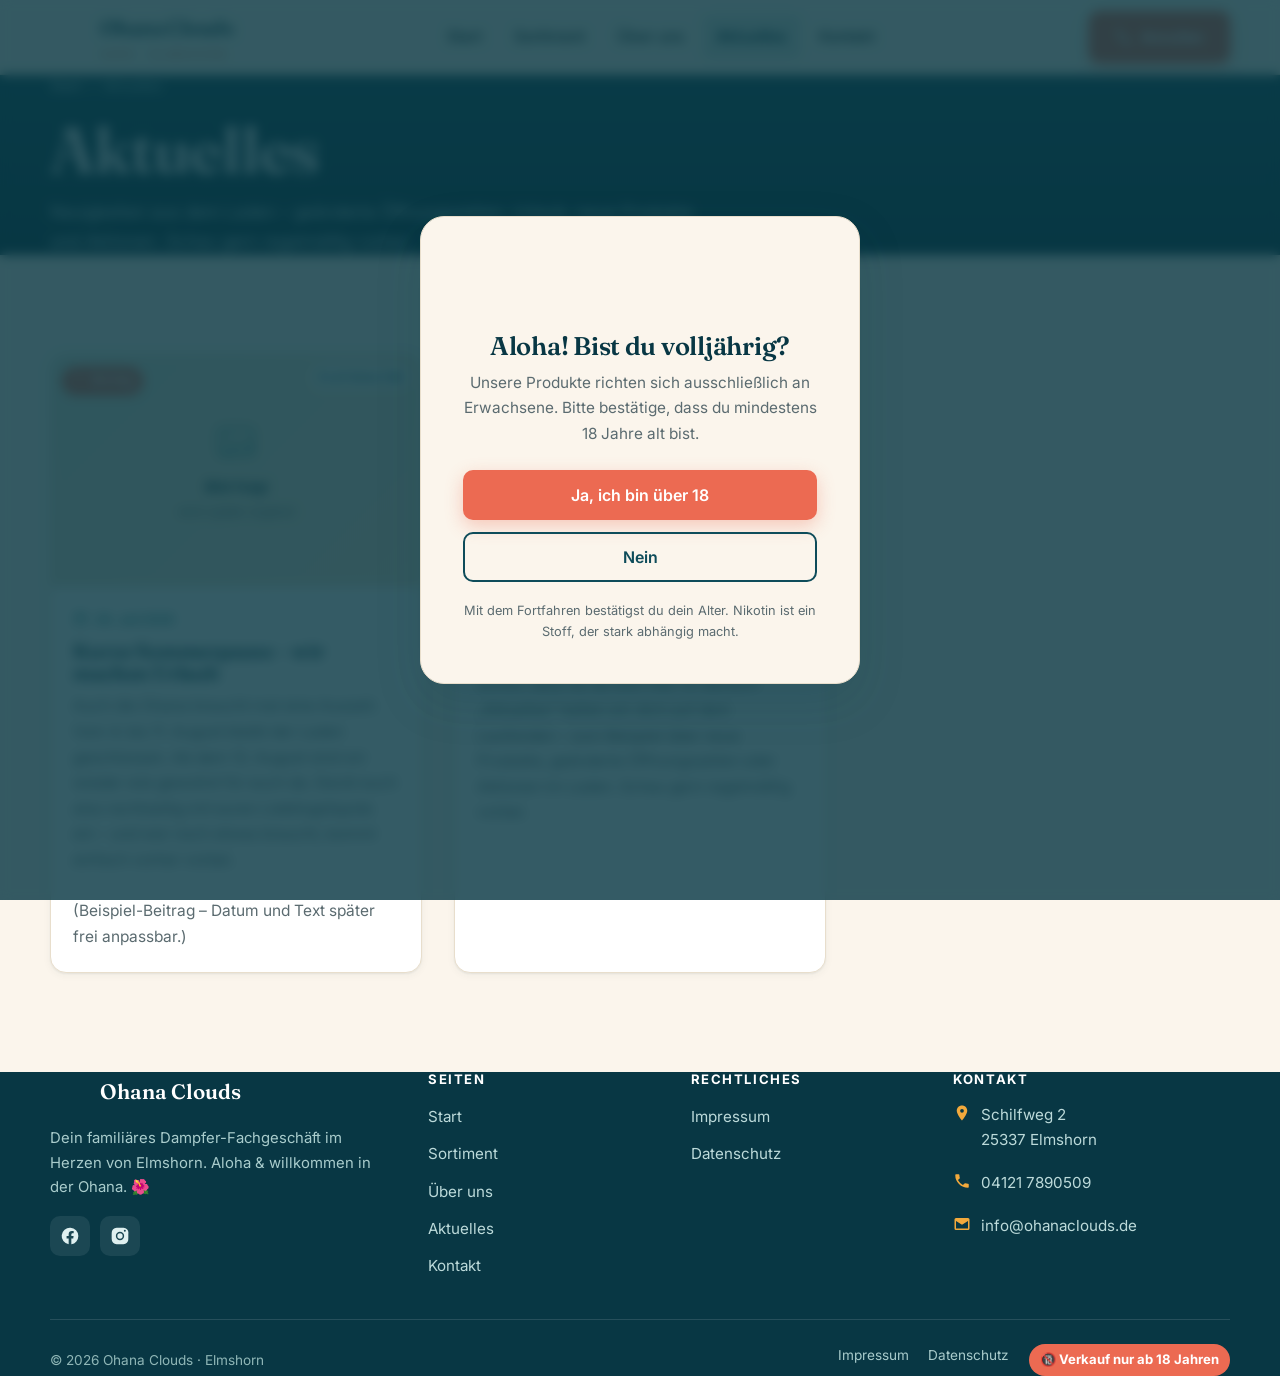
<file: aktuelles.html>
<!DOCTYPE html>
<html lang="de">
<head>
<meta charset="UTF-8">
<meta name="viewport" content="width=device-width, initial-scale=1">
<title>Aktuelles – Neuigkeiten von Ohana Clouds Elmshorn</title>
<meta name="description" content="Aktuelle Neuigkeiten von Ohana Clouds in Elmshorn: geänderte Öffnungszeiten, Urlaub, neue Produkte und Aktionen im Laden.">
<meta name="theme-color" content="#0E4C5A">
<link rel="canonical" href="https://ohanaclouds.de/aktuelles.html">
<meta property="og:type" content="website">
<meta property="og:title" content="Aktuelles – Ohana Clouds">
<meta property="og:description" content="Neuigkeiten aus dem Laden: Öffnungszeiten, Urlaub, neue Produkte und Aktionen.">
<meta property="og:url" content="https://ohanaclouds.de/aktuelles.html">
<meta property="og:image" content="assets/img/og-image.svg">
<meta name="twitter:card" content="summary_large_image">
<link rel="icon" href="assets/img/favicon.svg" type="image/svg+xml">
<link rel="preconnect" href="https://fonts.googleapis.com">
<link rel="preconnect" href="https://fonts.gstatic.com" crossorigin>
<link href="https://fonts.googleapis.com/css2?family=Fraunces:ital,opsz,wght@0,9..144,500;0,9..144,600;1,9..144,600&family=Inter:wght@400;500;600;700&display=swap" rel="stylesheet">
<link rel="stylesheet" href="assets/css/styles.css">
</head>
<body>
<a class="skip-link" href="#main">Zum Inhalt springen</a>

<div class="age-gate" id="ageGate" hidden aria-modal="true" role="dialog" aria-labelledby="ageTitle">
  <div class="age-box">
    <img src="assets/img/logo.svg" alt="" aria-hidden="true">
    <h2 id="ageTitle">Aloha! Bist du volljährig?</h2>
    <div class="age-confirm">
      <p>Unsere Produkte richten sich ausschließlich an Erwachsene. Bitte bestätige, dass du mindestens 18&nbsp;Jahre alt bist.</p>
      <div class="btns">
        <button class="btn btn--primary btn--block" id="ageYes">Ja, ich bin über 18</button>
        <button class="btn btn--ghost btn--block" id="ageNo">Nein</button>
      </div>
      <p class="small">Mit dem Fortfahren bestätigst du dein Alter. Nikotin ist ein Stoff, der stark abhängig macht.</p>
    </div>
    <div class="age-deny" id="ageDeny"><p>Schade – diese Seite ist erst ab 18&nbsp;Jahren zugänglich. Schau gern wieder vorbei, wenn du volljährig bist. 🌺</p></div>
  </div>
</div>

<header class="site-header">
  <div class="container nav">
    <a class="brand" href="index.html" aria-label="Ohana Clouds Startseite"><img src="assets/img/logo.svg" alt=""><span>Ohana Clouds<small>Vape · Elmshorn</small></span></a>
    <nav class="nav-links" id="navLinks" aria-label="Hauptnavigation">
      <a href="index.html">Start</a>
      <a href="sortiment.html">Sortiment</a>
      <a href="ueber-uns.html">Über uns</a>
      <a href="aktuelles.html" aria-current="page">Aktuelles</a>
      <a href="kontakt.html">Kontakt</a>
    </nav>
    <div class="nav-actions">
      <div class="nav-cta"><a class="btn btn--primary" href="tel:+4941217890509"><svg viewBox="0 0 24 24" fill="currentColor"><path d="M6.6 10.8a15.5 15.5 0 006.6 6.6l2.2-2.2a1 1 0 011-.24 11.4 11.4 0 003.6.57 1 1 0 011 1V20a1 1 0 01-1 1A17 17 0 013 4a1 1 0 011-1h3.5a1 1 0 011 1 11.4 11.4 0 00.57 3.6 1 1 0 01-.25 1l-2.2 2.2z"/></svg> Anrufen</a></div>
      <button class="nav-toggle" id="navToggle" aria-expanded="false" aria-controls="navLinks" aria-label="Menü öffnen"><span></span></button>
    </div>
  </div>
</header>

<main id="main">
<section class="page-hero">
  <div class="container">
    <p class="crumbs"><a href="index.html">Start</a> &nbsp;/&nbsp; Aktuelles</p>
    <h1>Aktuelles</h1>
    <p>Neuigkeiten aus dem Laden – geänderte Öffnungszeiten, Urlaub, neue Produkte und Aktionen. Schau gern regelmäßig vorbei.</p>
  </div>
</section>

<section class="section">
  <div class="container">
    <div class="grid news-grid" id="newsList">
      <p class="news-empty">Neuigkeiten werden geladen …</p>
    </div>
  </div>
</section>
</main>

<footer class="site-footer">
  <div class="container">
    <div class="footer-grid">
      <div>
        <span class="footer-brand"><img src="assets/img/logo.svg" alt="">Ohana Clouds</span>
        <p>Dein familiäres Dampfer-Fachgeschäft im Herzen von Elmshorn. Aloha &amp; willkommen in der Ohana. 🌺</p>
        <div class="social">
          <a href="https://www.facebook.com/ohanaclouds" target="_blank" rel="noopener" aria-label="Ohana Clouds auf Facebook"><svg viewBox="0 0 24 24" fill="currentColor"><path d="M22 12a10 10 0 10-11.6 9.9v-7H7.9V12h2.5V9.8c0-2.5 1.5-3.9 3.8-3.9 1.1 0 2.2.2 2.2.2v2.5h-1.2c-1.2 0-1.6.75-1.6 1.5V12h2.7l-.4 2.9h-2.3v7A10 10 0 0022 12z"/></svg></a>
          <a href="https://www.instagram.com/ohanaclouds" target="_blank" rel="noopener" aria-label="Ohana Clouds auf Instagram"><svg viewBox="0 0 24 24" fill="currentColor"><path d="M12 2c2.7 0 3 0 4.1.06 1.1.05 1.8.24 2.5.5.7.27 1.2.63 1.8 1.2.57.57.93 1.1 1.2 1.8.26.66.45 1.4.5 2.5C22 9.2 22 9.5 22 12s0 2.8-.06 3.9c-.05 1.1-.24 1.8-.5 2.5a5 5 0 01-1.2 1.8 5 5 0 01-1.8 1.2c-.66.26-1.4.45-2.5.5C14.8 22 14.5 22 12 22s-2.8 0-3.9-.06c-1.1-.05-1.8-.24-2.5-.5a5 5 0 01-1.8-1.2 5 5 0 01-1.2-1.8c-.26-.66-.45-1.4-.5-2.5C2 14.8 2 14.5 2 12s0-2.8.06-3.9c.05-1.1.24-1.8.5-2.5a5 5 0 011.2-1.8A5 5 0 015.6 2.6c.66-.26 1.4-.45 2.5-.5C9.2 2 9.5 2 12 2zm0 5a5 5 0 100 10 5 5 0 000-10zm0 8.2A3.2 3.2 0 1112 8.8a3.2 3.2 0 010 6.4zM17.8 7a1.2 1.2 0 100-2.4 1.2 1.2 0 000 2.4z"/></svg></a>
        </div>
      </div>
      <div class="footer-col"><h4>Seiten</h4><ul><li><a href="index.html">Start</a></li><li><a href="sortiment.html">Sortiment</a></li><li><a href="ueber-uns.html">Über uns</a></li><li><a href="aktuelles.html">Aktuelles</a></li><li><a href="kontakt.html">Kontakt</a></li></ul></div>
      <div class="footer-col"><h4>Rechtliches</h4><ul><li><a href="impressum.html">Impressum</a></li><li><a href="datenschutz.html">Datenschutz</a></li></ul></div>
      <div class="footer-col"><h4>Kontakt</h4>
        <ul class="footer-contact">
          <li><svg viewBox="0 0 24 24" fill="currentColor"><path d="M12 2C8 2 5 5 5 9c0 5 7 13 7 13s7-8 7-13c0-4-3-7-7-7zm0 9.5A2.5 2.5 0 1112 6.5a2.5 2.5 0 010 5z"/></svg><span>Schilfweg 2<br>25337 Elmshorn</span></li>
          <li><svg viewBox="0 0 24 24" fill="currentColor"><path d="M6.6 10.8a15.5 15.5 0 006.6 6.6l2.2-2.2a1 1 0 011-.24 11.4 11.4 0 003.6.57 1 1 0 011 1V20a1 1 0 01-1 1A17 17 0 013 4a1 1 0 011-1h3.5a1 1 0 011 1 11.4 11.4 0 00.57 3.6 1 1 0 01-.25 1l-2.2 2.2z"/></svg><a href="tel:+4941217890509">04121 7890509</a></li>
          <li><svg viewBox="0 0 24 24" fill="currentColor"><path d="M4 4h16a2 2 0 012 2v12a2 2 0 01-2 2H4a2 2 0 01-2-2V6a2 2 0 012-2zm0 4v10h16V8l-8 5-8-5z"/></svg><a href="mailto:info@ohanaclouds.de">info@ohanaclouds.de</a></li>
        </ul>
      </div>
    </div>
    <div class="footer-bottom">
      <p>© <span id="year">2026</span> Ohana Clouds · Elmshorn</p>
      <nav aria-label="Rechtliche Links"><a href="impressum.html">Impressum</a><a href="datenschutz.html">Datenschutz</a><span class="age-note">🔞 Verkauf nur ab 18 Jahren</span></nav>
    </div>
  </div>
</footer>
<script src="assets/js/main.js" defer></script>
</body>
</html>
</file>
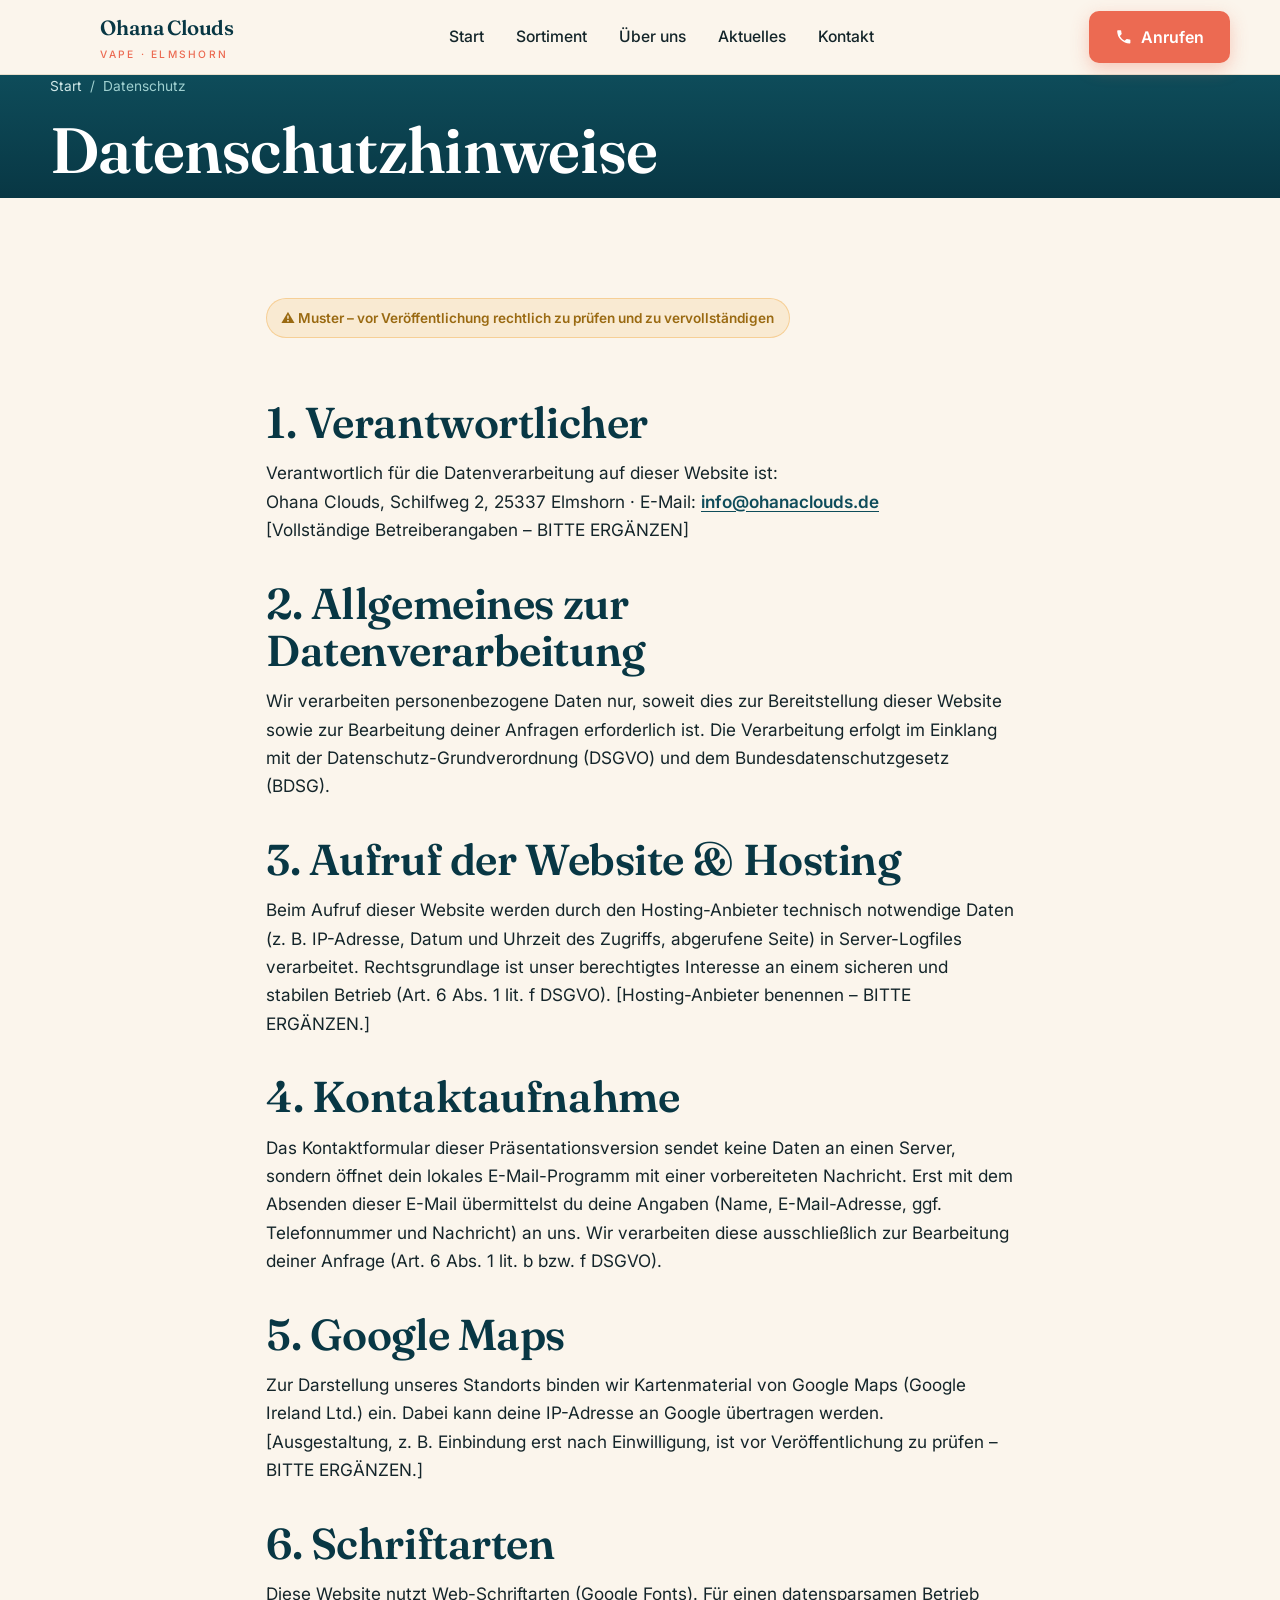
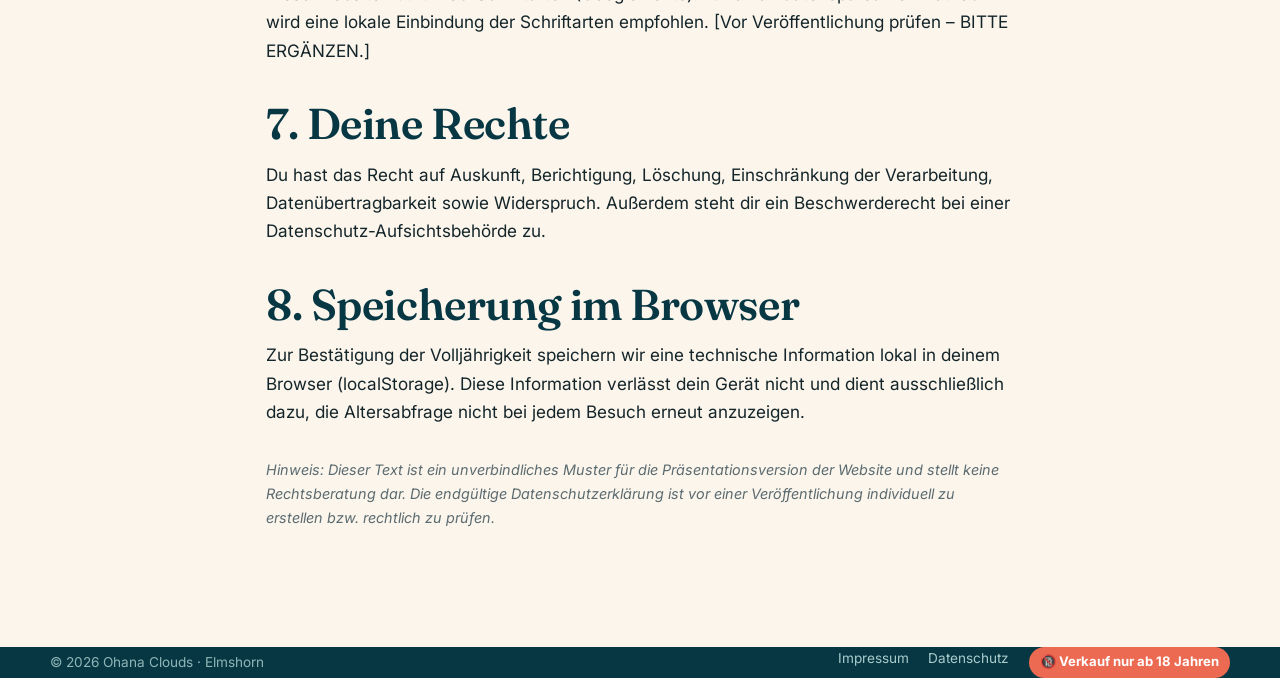
<file: datenschutz.html>
<!DOCTYPE html>
<html lang="de">
<head>
<meta charset="UTF-8">
<meta name="viewport" content="width=device-width, initial-scale=1">
<title>Datenschutz – Ohana Clouds Elmshorn</title>
<meta name="description" content="Datenschutzhinweise von Ohana Clouds, Elmshorn.">
<meta name="robots" content="index, follow">
<meta name="theme-color" content="#0E4C5A">
<link rel="canonical" href="https://ohanaclouds.de/datenschutz.html">
<link rel="icon" href="assets/img/favicon.svg" type="image/svg+xml">
<link rel="preconnect" href="https://fonts.googleapis.com">
<link rel="preconnect" href="https://fonts.gstatic.com" crossorigin>
<link href="https://fonts.googleapis.com/css2?family=Fraunces:ital,opsz,wght@0,9..144,500;0,9..144,600;1,9..144,600&family=Inter:wght@400;500;600;700&display=swap" rel="stylesheet">
<link rel="stylesheet" href="assets/css/styles.css">
</head>
<body>
<a class="skip-link" href="#main">Zum Inhalt springen</a>

<header class="site-header">
  <div class="container nav">
    <a class="brand" href="index.html" aria-label="Ohana Clouds Startseite"><img src="assets/img/logo.svg" alt=""><span>Ohana Clouds<small>Vape · Elmshorn</small></span></a>
    <nav class="nav-links" id="navLinks" aria-label="Hauptnavigation">
      <a href="index.html">Start</a><a href="sortiment.html">Sortiment</a><a href="ueber-uns.html">Über uns</a><a href="aktuelles.html">Aktuelles</a><a href="kontakt.html">Kontakt</a>
    </nav>
    <div class="nav-actions">
      <div class="nav-cta"><a class="btn btn--primary" href="tel:+4941217890509"><svg viewBox="0 0 24 24" fill="currentColor"><path d="M6.6 10.8a15.5 15.5 0 006.6 6.6l2.2-2.2a1 1 0 011-.24 11.4 11.4 0 003.6.57 1 1 0 011 1V20a1 1 0 01-1 1A17 17 0 013 4a1 1 0 011-1h3.5a1 1 0 011 1 11.4 11.4 0 00.57 3.6 1 1 0 01-.25 1l-2.2 2.2z"/></svg> Anrufen</a></div>
      <button class="nav-toggle" id="navToggle" aria-expanded="false" aria-controls="navLinks" aria-label="Menü öffnen"><span></span></button>
    </div>
  </div>
</header>

<main id="main">
<section class="page-hero">
  <div class="container">
    <p class="crumbs"><a href="index.html">Start</a> &nbsp;/&nbsp; Datenschutz</p>
    <h1>Datenschutzhinweise</h1>
  </div>
</section>

<section class="section">
  <div class="container prose">
    <div class="form-note" style="color:#9a6a12;background:rgba(242,169,60,.14);border:1px solid rgba(242,169,60,.4);display:inline-flex;align-items:center;gap:.5rem;padding:.5rem .9rem;border-radius:999px;font-weight:600;font-size:.85rem;margin-bottom:1.6rem">⚠️ Muster – vor Veröffentlichung rechtlich zu prüfen und zu vervollständigen</div>

    <h2>1. Verantwortlicher</h2>
    <p>Verantwortlich für die Datenverarbeitung auf dieser Website ist:<br>
    Ohana Clouds, Schilfweg 2, 25337 Elmshorn · E-Mail: <a href="mailto:info@ohanaclouds.de">info@ohanaclouds.de</a><br>
    [Vollständige Betreiberangaben – BITTE ERGÄNZEN]</p>

    <h2>2. Allgemeines zur Datenverarbeitung</h2>
    <p>Wir verarbeiten personenbezogene Daten nur, soweit dies zur Bereitstellung dieser Website sowie zur Bearbeitung deiner Anfragen erforderlich ist. Die Verarbeitung erfolgt im Einklang mit der Datenschutz-Grundverordnung (DSGVO) und dem Bundesdatenschutzgesetz (BDSG).</p>

    <h2>3. Aufruf der Website &amp; Hosting</h2>
    <p>Beim Aufruf dieser Website werden durch den Hosting-Anbieter technisch notwendige Daten (z. B. IP-Adresse, Datum und Uhrzeit des Zugriffs, abgerufene Seite) in Server-Logfiles verarbeitet. Rechtsgrundlage ist unser berechtigtes Interesse an einem sicheren und stabilen Betrieb (Art. 6 Abs. 1 lit. f DSGVO). [Hosting-Anbieter benennen – BITTE ERGÄNZEN.]</p>

    <h2>4. Kontaktaufnahme</h2>
    <p>Das Kontaktformular dieser Präsentationsversion sendet keine Daten an einen Server, sondern öffnet dein lokales E-Mail-Programm mit einer vorbereiteten Nachricht. Erst mit dem Absenden dieser E-Mail übermittelst du deine Angaben (Name, E-Mail-Adresse, ggf. Telefonnummer und Nachricht) an uns. Wir verarbeiten diese ausschließlich zur Bearbeitung deiner Anfrage (Art. 6 Abs. 1 lit. b bzw. f DSGVO).</p>

    <h2>5. Google Maps</h2>
    <p>Zur Darstellung unseres Standorts binden wir Kartenmaterial von Google Maps (Google Ireland Ltd.) ein. Dabei kann deine IP-Adresse an Google übertragen werden. [Ausgestaltung, z. B. Einbindung erst nach Einwilligung, ist vor Veröffentlichung zu prüfen – BITTE ERGÄNZEN.]</p>

    <h2>6. Schriftarten</h2>
    <p>Diese Website nutzt Web-Schriftarten (Google Fonts). Für einen datensparsamen Betrieb wird eine lokale Einbindung der Schriftarten empfohlen. [Vor Veröffentlichung prüfen – BITTE ERGÄNZEN.]</p>

    <h2>7. Deine Rechte</h2>
    <p>Du hast das Recht auf Auskunft, Berichtigung, Löschung, Einschränkung der Verarbeitung, Datenübertragbarkeit sowie Widerspruch. Außerdem steht dir ein Beschwerderecht bei einer Datenschutz-Aufsichtsbehörde zu.</p>

    <h2>8. Speicherung im Browser</h2>
    <p>Zur Bestätigung der Volljährigkeit speichern wir eine technische Information lokal in deinem Browser (localStorage). Diese Information verlässt dein Gerät nicht und dient ausschließlich dazu, die Altersabfrage nicht bei jedem Besuch erneut anzuzeigen.</p>

    <p style="margin-top:2rem;color:var(--muted);font-size:.9rem"><em>Hinweis: Dieser Text ist ein unverbindliches Muster für die Präsentationsversion der Website und stellt keine Rechtsberatung dar. Die endgültige Datenschutzerklärung ist vor einer Veröffentlichung individuell zu erstellen bzw. rechtlich zu prüfen.</em></p>
  </div>
</section>
</main>

<footer class="site-footer">
  <div class="container">
    <div class="footer-bottom" style="border:0;margin:0;padding-top:0">
      <p>© <span id="year">2026</span> Ohana Clouds · Elmshorn</p>
      <nav aria-label="Rechtliche Links"><a href="impressum.html">Impressum</a><a href="datenschutz.html">Datenschutz</a><span class="age-note">🔞 Verkauf nur ab 18 Jahren</span></nav>
    </div>
  </div>
</footer>
<script src="assets/js/main.js" defer></script>
</body>
</html>
</file>
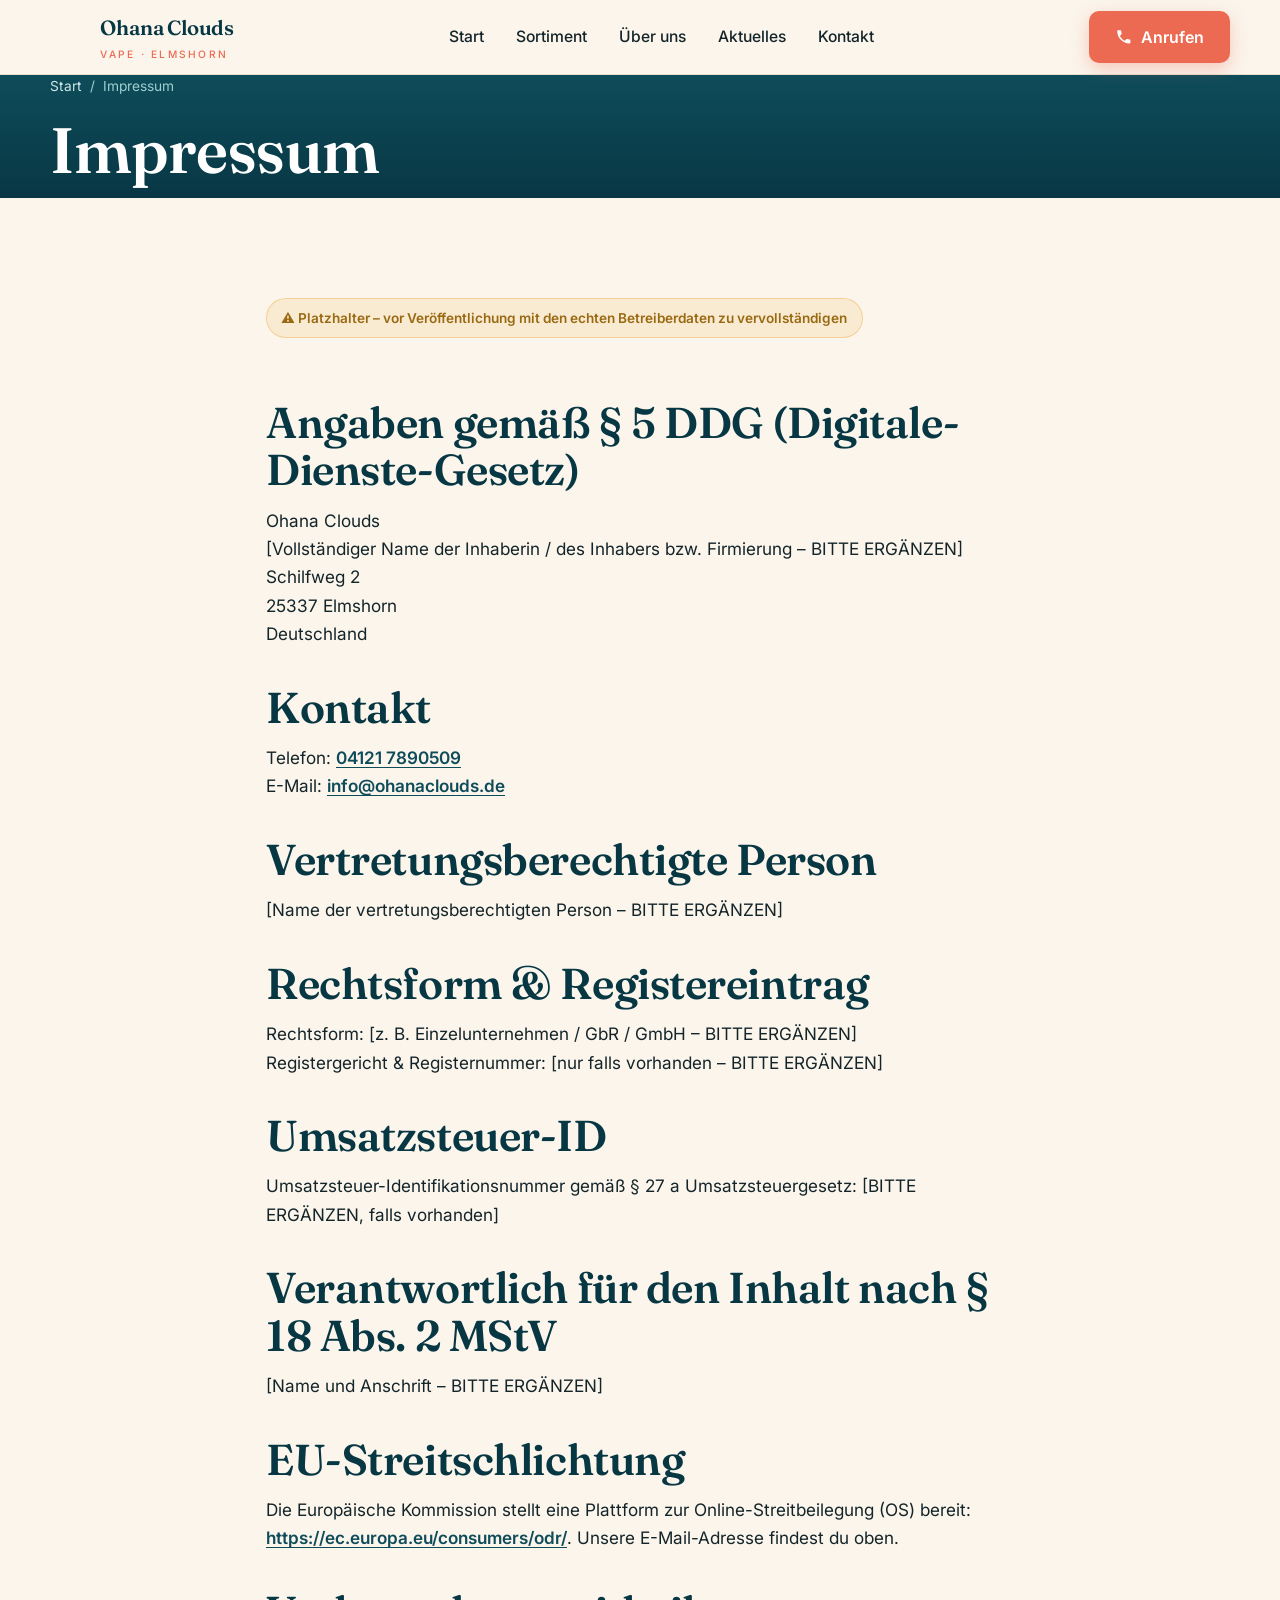
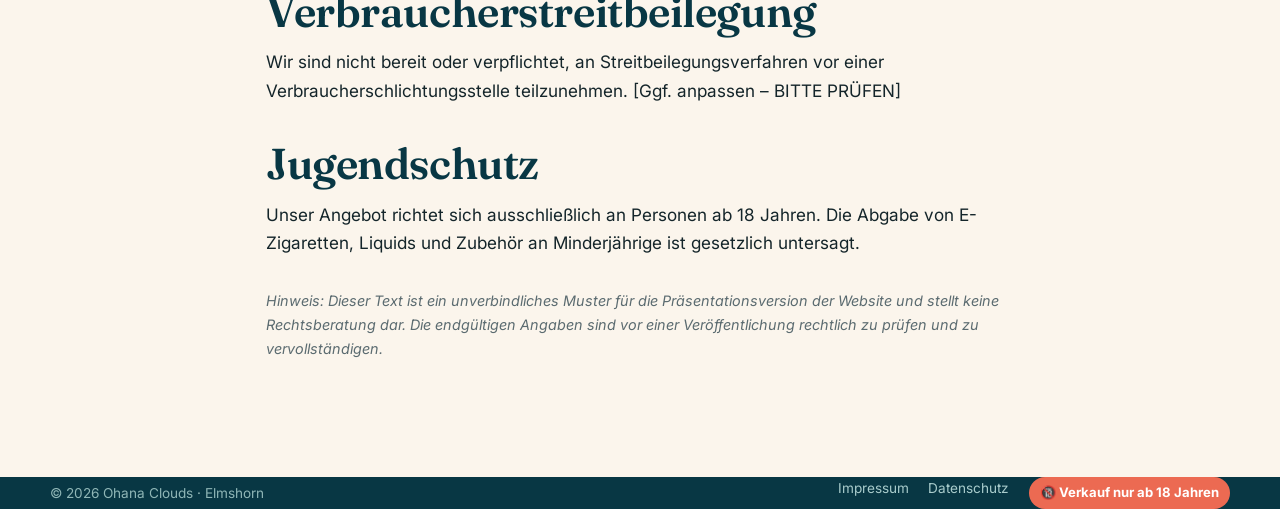
<file: impressum.html>
<!DOCTYPE html>
<html lang="de">
<head>
<meta charset="UTF-8">
<meta name="viewport" content="width=device-width, initial-scale=1">
<title>Impressum – Ohana Clouds Elmshorn</title>
<meta name="description" content="Impressum von Ohana Clouds, Schilfweg 2, 25337 Elmshorn.">
<meta name="robots" content="index, follow">
<meta name="theme-color" content="#0E4C5A">
<link rel="canonical" href="https://ohanaclouds.de/impressum.html">
<link rel="icon" href="assets/img/favicon.svg" type="image/svg+xml">
<link rel="preconnect" href="https://fonts.googleapis.com">
<link rel="preconnect" href="https://fonts.gstatic.com" crossorigin>
<link href="https://fonts.googleapis.com/css2?family=Fraunces:ital,opsz,wght@0,9..144,500;0,9..144,600;1,9..144,600&family=Inter:wght@400;500;600;700&display=swap" rel="stylesheet">
<link rel="stylesheet" href="assets/css/styles.css">
</head>
<body>
<a class="skip-link" href="#main">Zum Inhalt springen</a>

<header class="site-header">
  <div class="container nav">
    <a class="brand" href="index.html" aria-label="Ohana Clouds Startseite"><img src="assets/img/logo.svg" alt=""><span>Ohana Clouds<small>Vape · Elmshorn</small></span></a>
    <nav class="nav-links" id="navLinks" aria-label="Hauptnavigation">
      <a href="index.html">Start</a><a href="sortiment.html">Sortiment</a><a href="ueber-uns.html">Über uns</a><a href="aktuelles.html">Aktuelles</a><a href="kontakt.html">Kontakt</a>
    </nav>
    <div class="nav-actions">
      <div class="nav-cta"><a class="btn btn--primary" href="tel:+4941217890509"><svg viewBox="0 0 24 24" fill="currentColor"><path d="M6.6 10.8a15.5 15.5 0 006.6 6.6l2.2-2.2a1 1 0 011-.24 11.4 11.4 0 003.6.57 1 1 0 011 1V20a1 1 0 01-1 1A17 17 0 013 4a1 1 0 011-1h3.5a1 1 0 011 1 11.4 11.4 0 00.57 3.6 1 1 0 01-.25 1l-2.2 2.2z"/></svg> Anrufen</a></div>
      <button class="nav-toggle" id="navToggle" aria-expanded="false" aria-controls="navLinks" aria-label="Menü öffnen"><span></span></button>
    </div>
  </div>
</header>

<main id="main">
<section class="page-hero">
  <div class="container">
    <p class="crumbs"><a href="index.html">Start</a> &nbsp;/&nbsp; Impressum</p>
    <h1>Impressum</h1>
  </div>
</section>

<section class="section">
  <div class="container prose">
    <div class="form-note" style="color:#9a6a12;background:rgba(242,169,60,.14);border:1px solid rgba(242,169,60,.4);display:inline-flex;align-items:center;gap:.5rem;padding:.5rem .9rem;border-radius:999px;font-weight:600;font-size:.85rem;margin-bottom:1.6rem">⚠️ Platzhalter – vor Veröffentlichung mit den echten Betreiberdaten zu vervollständigen</div>

    <h2>Angaben gemäß § 5 DDG (Digitale-Dienste-Gesetz)</h2>
    <p>
      Ohana Clouds<br>
      [Vollständiger Name der Inhaberin / des Inhabers bzw. Firmierung – BITTE ERGÄNZEN]<br>
      Schilfweg 2<br>
      25337 Elmshorn<br>
      Deutschland
    </p>

    <h2>Kontakt</h2>
    <p>
      Telefon: <a href="tel:+4941217890509">04121 7890509</a><br>
      E-Mail: <a href="mailto:info@ohanaclouds.de">info@ohanaclouds.de</a>
    </p>

    <h2>Vertretungsberechtigte Person</h2>
    <p>[Name der vertretungsberechtigten Person – BITTE ERGÄNZEN]</p>

    <h2>Rechtsform &amp; Registereintrag</h2>
    <p>Rechtsform: [z. B. Einzelunternehmen / GbR / GmbH – BITTE ERGÄNZEN]<br>
    Registergericht &amp; Registernummer: [nur falls vorhanden – BITTE ERGÄNZEN]</p>

    <h2>Umsatzsteuer-ID</h2>
    <p>Umsatzsteuer-Identifikationsnummer gemäß § 27 a Umsatzsteuergesetz: [BITTE ERGÄNZEN, falls vorhanden]</p>

    <h2>Verantwortlich für den Inhalt nach § 18 Abs. 2 MStV</h2>
    <p>[Name und Anschrift – BITTE ERGÄNZEN]</p>

    <h2>EU-Streitschlichtung</h2>
    <p>Die Europäische Kommission stellt eine Plattform zur Online-Streitbeilegung (OS) bereit: <a href="https://ec.europa.eu/consumers/odr/" target="_blank" rel="noopener">https://ec.europa.eu/consumers/odr/</a>. Unsere E-Mail-Adresse findest du oben.</p>

    <h2>Verbraucherstreitbeilegung</h2>
    <p>Wir sind nicht bereit oder verpflichtet, an Streitbeilegungsverfahren vor einer Verbraucherschlichtungsstelle teilzunehmen. [Ggf. anpassen – BITTE PRÜFEN]</p>

    <h2>Jugendschutz</h2>
    <p>Unser Angebot richtet sich ausschließlich an Personen ab 18 Jahren. Die Abgabe von E-Zigaretten, Liquids und Zubehör an Minderjährige ist gesetzlich untersagt.</p>

    <p style="margin-top:2rem;color:var(--muted);font-size:.9rem"><em>Hinweis: Dieser Text ist ein unverbindliches Muster für die Präsentationsversion der Website und stellt keine Rechtsberatung dar. Die endgültigen Angaben sind vor einer Veröffentlichung rechtlich zu prüfen und zu vervollständigen.</em></p>
  </div>
</section>
</main>

<footer class="site-footer">
  <div class="container">
    <div class="footer-bottom" style="border:0;margin:0;padding-top:0">
      <p>© <span id="year">2026</span> Ohana Clouds · Elmshorn</p>
      <nav aria-label="Rechtliche Links"><a href="impressum.html">Impressum</a><a href="datenschutz.html">Datenschutz</a><span class="age-note">🔞 Verkauf nur ab 18 Jahren</span></nav>
    </div>
  </div>
</footer>
<script src="assets/js/main.js" defer></script>
</body>
</html>
</file>
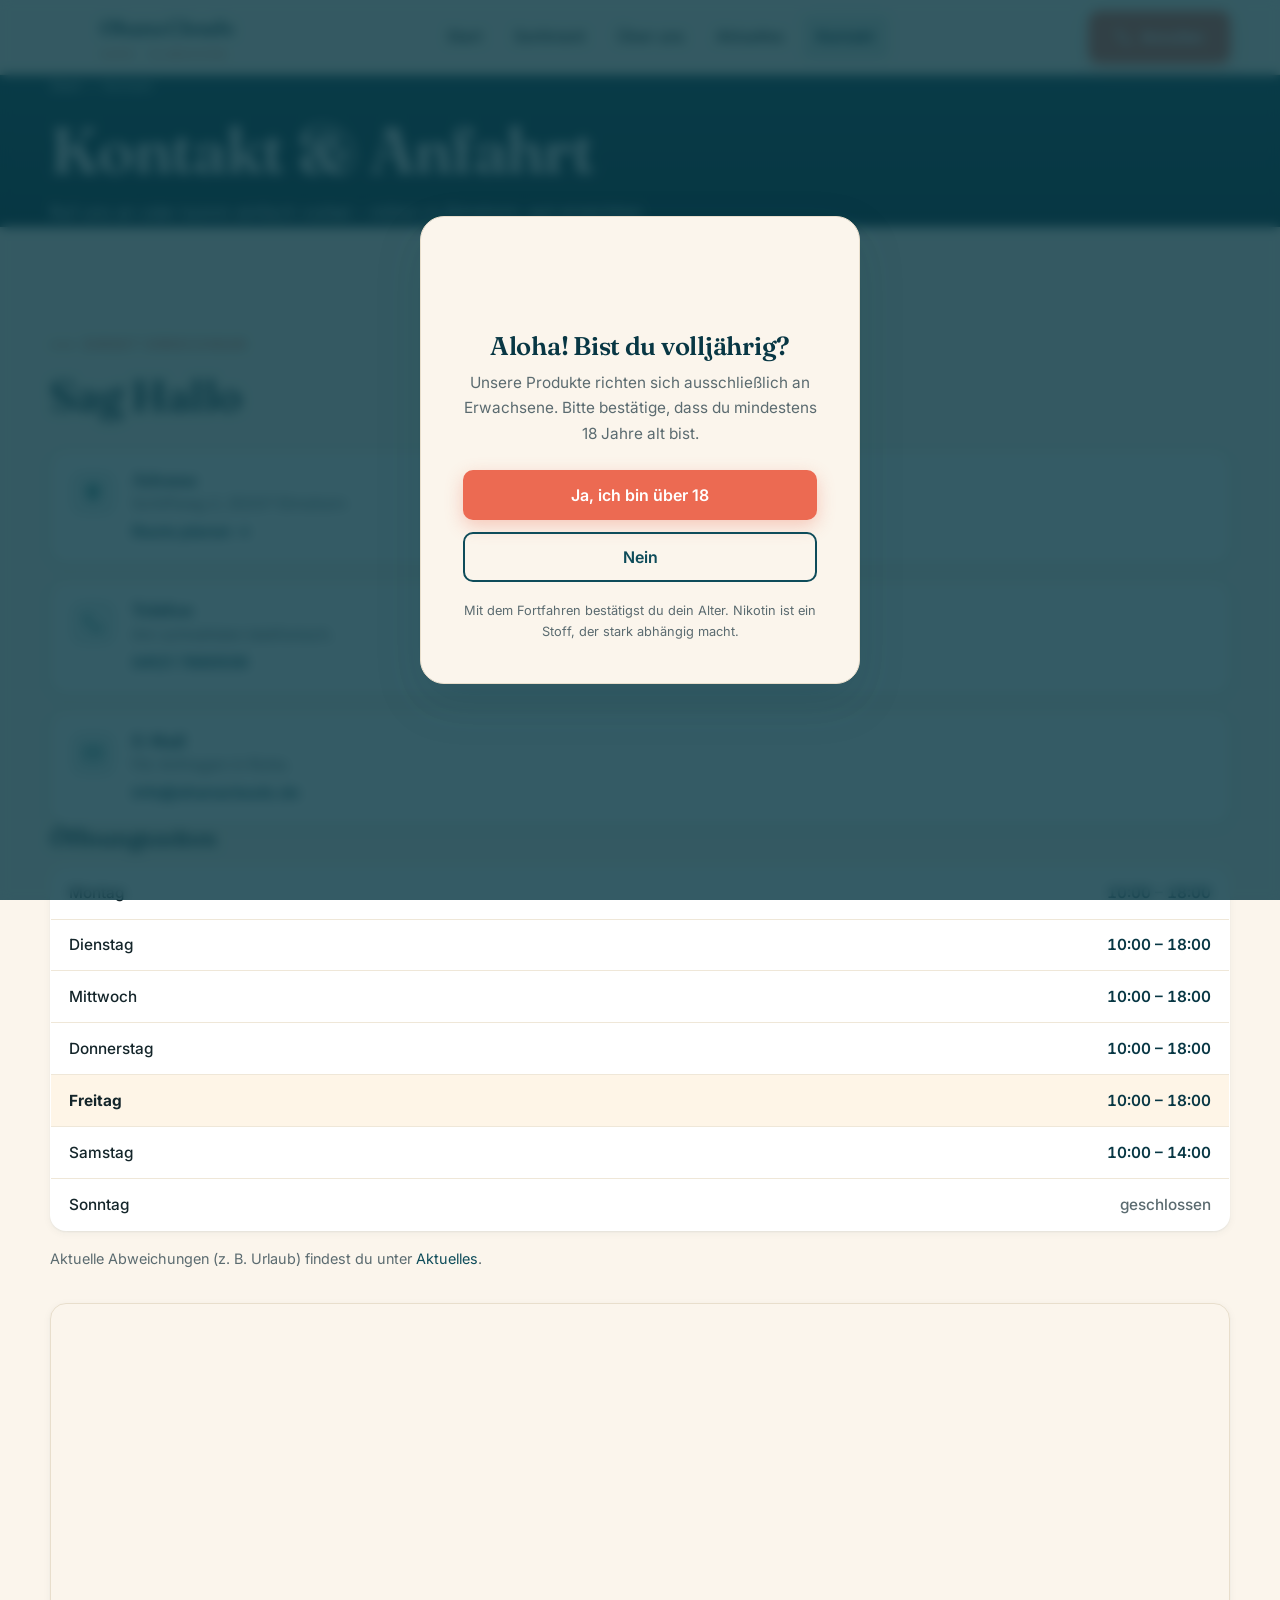
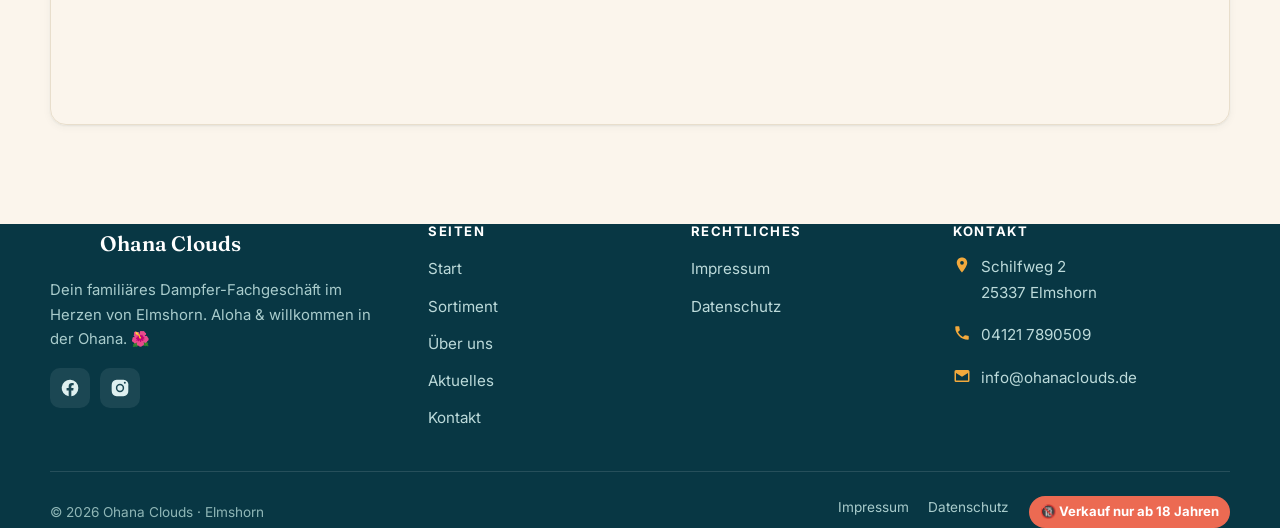
<file: kontakt.html>
<!DOCTYPE html>
<html lang="de">
<head>
<meta charset="UTF-8">
<meta name="viewport" content="width=device-width, initial-scale=1">
<title>Kontakt &amp; Anfahrt – Ohana Clouds Elmshorn</title>
<meta name="description" content="So erreichst du Ohana Clouds in Elmshorn: Schilfweg 2, 25337 Elmshorn, Tel. 04121 7890509, info@ohanaclouds.de. Öffnungszeiten Mo–Fr 10–18, Sa 10–14 Uhr.">
<meta name="theme-color" content="#0E4C5A">
<link rel="canonical" href="https://ohanaclouds.de/kontakt.html">
<meta property="og:type" content="website">
<meta property="og:title" content="Kontakt &amp; Anfahrt – Ohana Clouds">
<meta property="og:description" content="Schilfweg 2, 25337 Elmshorn · 04121 7890509 · Mo–Fr 10–18, Sa 10–14 Uhr.">
<meta property="og:url" content="https://ohanaclouds.de/kontakt.html">
<meta property="og:image" content="assets/img/og-image.svg">
<meta name="twitter:card" content="summary_large_image">
<link rel="icon" href="assets/img/favicon.svg" type="image/svg+xml">
<link rel="preconnect" href="https://fonts.googleapis.com">
<link rel="preconnect" href="https://fonts.gstatic.com" crossorigin>
<link href="https://fonts.googleapis.com/css2?family=Fraunces:ital,opsz,wght@0,9..144,500;0,9..144,600;1,9..144,600&family=Inter:wght@400;500;600;700&display=swap" rel="stylesheet">
<link rel="stylesheet" href="assets/css/styles.css">
</head>
<body>
<a class="skip-link" href="#main">Zum Inhalt springen</a>

<div class="age-gate" id="ageGate" hidden aria-modal="true" role="dialog" aria-labelledby="ageTitle">
  <div class="age-box">
    <img src="assets/img/logo.svg" alt="" aria-hidden="true">
    <h2 id="ageTitle">Aloha! Bist du volljährig?</h2>
    <div class="age-confirm">
      <p>Unsere Produkte richten sich ausschließlich an Erwachsene. Bitte bestätige, dass du mindestens 18&nbsp;Jahre alt bist.</p>
      <div class="btns">
        <button class="btn btn--primary btn--block" id="ageYes">Ja, ich bin über 18</button>
        <button class="btn btn--ghost btn--block" id="ageNo">Nein</button>
      </div>
      <p class="small">Mit dem Fortfahren bestätigst du dein Alter. Nikotin ist ein Stoff, der stark abhängig macht.</p>
    </div>
    <div class="age-deny" id="ageDeny"><p>Schade – diese Seite ist erst ab 18&nbsp;Jahren zugänglich. Schau gern wieder vorbei, wenn du volljährig bist. 🌺</p></div>
  </div>
</div>

<header class="site-header">
  <div class="container nav">
    <a class="brand" href="index.html" aria-label="Ohana Clouds Startseite"><img src="assets/img/logo.svg" alt=""><span>Ohana Clouds<small>Vape · Elmshorn</small></span></a>
    <nav class="nav-links" id="navLinks" aria-label="Hauptnavigation">
      <a href="index.html">Start</a>
      <a href="sortiment.html">Sortiment</a>
      <a href="ueber-uns.html">Über uns</a>
      <a href="aktuelles.html">Aktuelles</a>
      <a href="kontakt.html" aria-current="page">Kontakt</a>
    </nav>
    <div class="nav-actions">
      <div class="nav-cta"><a class="btn btn--primary" href="tel:+4941217890509"><svg viewBox="0 0 24 24" fill="currentColor"><path d="M6.6 10.8a15.5 15.5 0 006.6 6.6l2.2-2.2a1 1 0 011-.24 11.4 11.4 0 003.6.57 1 1 0 011 1V20a1 1 0 01-1 1A17 17 0 013 4a1 1 0 011-1h3.5a1 1 0 011 1 11.4 11.4 0 00.57 3.6 1 1 0 01-.25 1l-2.2 2.2z"/></svg> Anrufen</a></div>
      <button class="nav-toggle" id="navToggle" aria-expanded="false" aria-controls="navLinks" aria-label="Menü öffnen"><span></span></button>
    </div>
  </div>
</header>

<main id="main">
<section class="page-hero">
  <div class="container">
    <p class="crumbs"><a href="index.html">Start</a> &nbsp;/&nbsp; Kontakt</p>
    <h1>Kontakt &amp; Anfahrt</h1>
    <p>Ruf uns an oder komm einfach vorbei – mitten in Elmshorn, gut erreichbar.</p>
  </div>
</section>

<section class="section">
  <div class="container info-grid">
    <div class="reveal">
      <span class="eyebrow">Direkt erreichbar</span>
      <h2>Sag Hallo</h2>
      <div class="info-list mt-2">
        <div class="info-row">
          <span class="ic"><svg viewBox="0 0 24 24" fill="currentColor"><path d="M12 2C8 2 5 5 5 9c0 5 7 13 7 13s7-8 7-13c0-4-3-7-7-7zm0 9.5A2.5 2.5 0 1112 6.5a2.5 2.5 0 010 5z"/></svg></span>
          <div><h3>Adresse</h3><p>Schilfweg 2, 25337 Elmshorn</p><a href="https://www.google.com/maps/dir/?api=1&destination=Ohana+Clouds+Schilfweg+2+25337+Elmshorn" target="_blank" rel="noopener">Route planen →</a></div>
        </div>
        <div class="info-row">
          <span class="ic"><svg viewBox="0 0 24 24" fill="currentColor"><path d="M6.6 10.8a15.5 15.5 0 006.6 6.6l2.2-2.2a1 1 0 011-.24 11.4 11.4 0 003.6.57 1 1 0 011 1V20a1 1 0 01-1 1A17 17 0 013 4a1 1 0 011-1h3.5a1 1 0 011 1 11.4 11.4 0 00.57 3.6 1 1 0 01-.25 1l-2.2 2.2z"/></svg></span>
          <div><h3>Telefon</h3><p>Am schnellsten telefonisch.</p><a href="tel:+4941217890509">04121 7890509</a></div>
        </div>
        <div class="info-row">
          <span class="ic"><svg viewBox="0 0 24 24" fill="currentColor"><path d="M4 4h16a2 2 0 012 2v12a2 2 0 01-2 2H4a2 2 0 01-2-2V6a2 2 0 012-2zm0 4v10h16V8l-8 5-8-5zm1.6-2L12 10l6.4-4H5.6z"/></svg></span>
          <div><h3>E-Mail</h3><p>Für Anfragen in Ruhe.</p><a href="mailto:info@ohanaclouds.de">info@ohanaclouds.de</a></div>
        </div>
      </div>
    </div>

    <div class="reveal">
      <h3 style="margin-bottom:1rem">Öffnungszeiten</h3>
      <table class="hours-table">
        <tbody>
          <tr data-day="1"><th>Montag</th><td>10:00 – 18:00</td></tr>
          <tr data-day="2"><th>Dienstag</th><td>10:00 – 18:00</td></tr>
          <tr data-day="3"><th>Mittwoch</th><td>10:00 – 18:00</td></tr>
          <tr data-day="4"><th>Donnerstag</th><td>10:00 – 18:00</td></tr>
          <tr data-day="5"><th>Freitag</th><td>10:00 – 18:00</td></tr>
          <tr data-day="6"><th>Samstag</th><td>10:00 – 14:00</td></tr>
          <tr data-day="0" class="closed"><th>Sonntag</th><td>geschlossen</td></tr>
        </tbody>
      </table>
      <p style="color:var(--muted);font-size:.9rem;margin-top:1rem">Aktuelle Abweichungen (z. B. Urlaub) findest du unter <a href="aktuelles.html">Aktuelles</a>.</p>
    </div>
  </div>

  <div class="container" style="margin-top:2rem">
    <div class="map-embed reveal">
      <iframe title="Standort von Ohana Clouds auf Google Maps" loading="lazy" referrerpolicy="no-referrer-when-downgrade" src="https://www.google.com/maps?q=Ohana%20Clouds%2C%20Schilfweg%202%2C%2025337%20Elmshorn&output=embed" style="height:420px"></iframe>
    </div>
  </div>
</section>
</main>

<footer class="site-footer">
  <div class="container">
    <div class="footer-grid">
      <div>
        <span class="footer-brand"><img src="assets/img/logo.svg" alt="">Ohana Clouds</span>
        <p>Dein familiäres Dampfer-Fachgeschäft im Herzen von Elmshorn. Aloha &amp; willkommen in der Ohana. 🌺</p>
        <div class="social">
          <a href="https://www.facebook.com/ohanaclouds" target="_blank" rel="noopener" aria-label="Ohana Clouds auf Facebook"><svg viewBox="0 0 24 24" fill="currentColor"><path d="M22 12a10 10 0 10-11.6 9.9v-7H7.9V12h2.5V9.8c0-2.5 1.5-3.9 3.8-3.9 1.1 0 2.2.2 2.2.2v2.5h-1.2c-1.2 0-1.6.75-1.6 1.5V12h2.7l-.4 2.9h-2.3v7A10 10 0 0022 12z"/></svg></a>
          <a href="https://www.instagram.com/ohanaclouds" target="_blank" rel="noopener" aria-label="Ohana Clouds auf Instagram"><svg viewBox="0 0 24 24" fill="currentColor"><path d="M12 2c2.7 0 3 0 4.1.06 1.1.05 1.8.24 2.5.5.7.27 1.2.63 1.8 1.2.57.57.93 1.1 1.2 1.8.26.66.45 1.4.5 2.5C22 9.2 22 9.5 22 12s0 2.8-.06 3.9c-.05 1.1-.24 1.8-.5 2.5a5 5 0 01-1.2 1.8 5 5 0 01-1.8 1.2c-.66.26-1.4.45-2.5.5C14.8 22 14.5 22 12 22s-2.8 0-3.9-.06c-1.1-.05-1.8-.24-2.5-.5a5 5 0 01-1.8-1.2 5 5 0 01-1.2-1.8c-.26-.66-.45-1.4-.5-2.5C2 14.8 2 14.5 2 12s0-2.8.06-3.9c.05-1.1.24-1.8.5-2.5a5 5 0 011.2-1.8A5 5 0 015.6 2.6c.66-.26 1.4-.45 2.5-.5C9.2 2 9.5 2 12 2zm0 5a5 5 0 100 10 5 5 0 000-10zm0 8.2A3.2 3.2 0 1112 8.8a3.2 3.2 0 010 6.4zM17.8 7a1.2 1.2 0 100-2.4 1.2 1.2 0 000 2.4z"/></svg></a>
        </div>
      </div>
      <div class="footer-col"><h4>Seiten</h4><ul><li><a href="index.html">Start</a></li><li><a href="sortiment.html">Sortiment</a></li><li><a href="ueber-uns.html">Über uns</a></li><li><a href="aktuelles.html">Aktuelles</a></li><li><a href="kontakt.html">Kontakt</a></li></ul></div>
      <div class="footer-col"><h4>Rechtliches</h4><ul><li><a href="impressum.html">Impressum</a></li><li><a href="datenschutz.html">Datenschutz</a></li></ul></div>
      <div class="footer-col"><h4>Kontakt</h4>
        <ul class="footer-contact">
          <li><svg viewBox="0 0 24 24" fill="currentColor"><path d="M12 2C8 2 5 5 5 9c0 5 7 13 7 13s7-8 7-13c0-4-3-7-7-7zm0 9.5A2.5 2.5 0 1112 6.5a2.5 2.5 0 010 5z"/></svg><span>Schilfweg 2<br>25337 Elmshorn</span></li>
          <li><svg viewBox="0 0 24 24" fill="currentColor"><path d="M6.6 10.8a15.5 15.5 0 006.6 6.6l2.2-2.2a1 1 0 011-.24 11.4 11.4 0 003.6.57 1 1 0 011 1V20a1 1 0 01-1 1A17 17 0 013 4a1 1 0 011-1h3.5a1 1 0 011 1 11.4 11.4 0 00.57 3.6 1 1 0 01-.25 1l-2.2 2.2z"/></svg><a href="tel:+4941217890509">04121 7890509</a></li>
          <li><svg viewBox="0 0 24 24" fill="currentColor"><path d="M4 4h16a2 2 0 012 2v12a2 2 0 01-2 2H4a2 2 0 01-2-2V6a2 2 0 012-2zm0 4v10h16V8l-8 5-8-5z"/></svg><a href="mailto:info@ohanaclouds.de">info@ohanaclouds.de</a></li>
        </ul>
      </div>
    </div>
    <div class="footer-bottom">
      <p>© <span id="year">2026</span> Ohana Clouds · Elmshorn</p>
      <nav aria-label="Rechtliche Links"><a href="impressum.html">Impressum</a><a href="datenschutz.html">Datenschutz</a><span class="age-note">🔞 Verkauf nur ab 18 Jahren</span></nav>
    </div>
  </div>
</footer>
<script src="assets/js/main.js" defer></script>
</body>
</html>
</file>
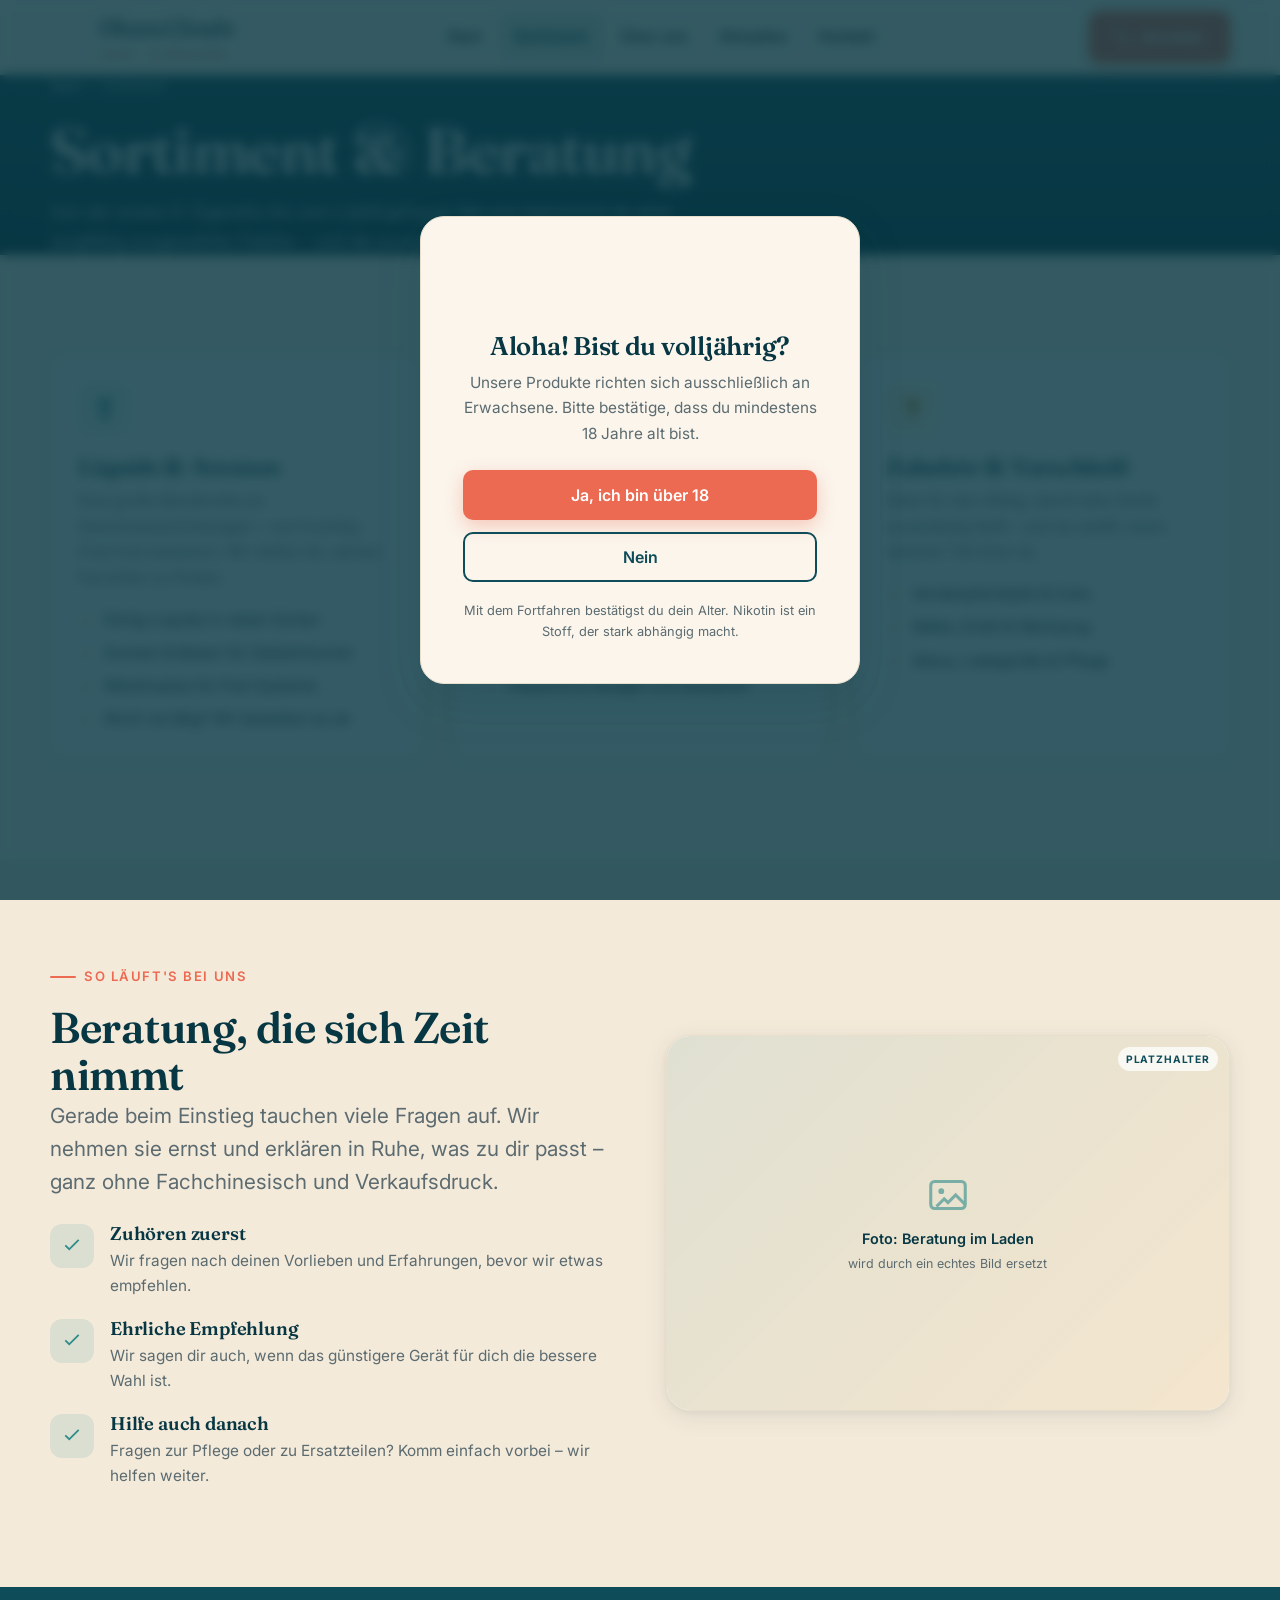
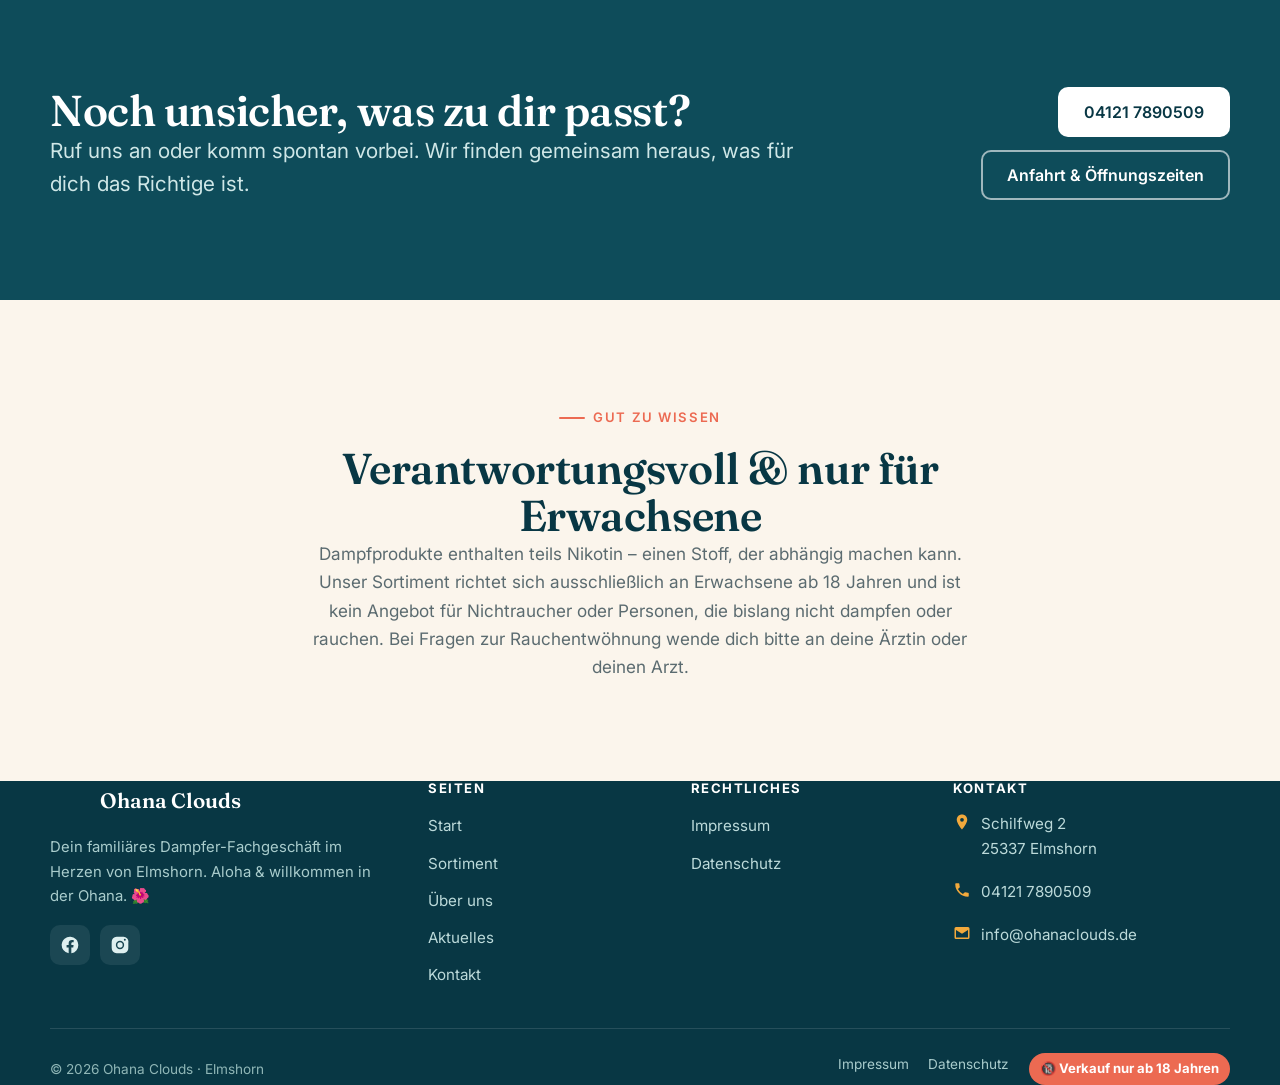
<file: sortiment.html>
<!DOCTYPE html>
<html lang="de">
<head>
<meta charset="UTF-8">
<meta name="viewport" content="width=device-width, initial-scale=1">
<title>Sortiment &amp; Beratung – Ohana Clouds Elmshorn</title>
<meta name="description" content="Liquids, Aromen, Hardware, Pod-Systeme und Zubehör bei Ohana Clouds in Elmshorn – mit persönlicher Beratung für Einsteiger und erfahrene Dampfer. Nur ab 18 Jahren.">
<meta name="theme-color" content="#0E4C5A">
<link rel="canonical" href="https://ohanaclouds.de/sortiment.html">
<meta property="og:type" content="website">
<meta property="og:title" content="Sortiment &amp; Beratung – Ohana Clouds">
<meta property="og:description" content="Liquids, Hardware und Zubehör mit ehrlicher Beratung – familiär geführt in Elmshorn.">
<meta property="og:url" content="https://ohanaclouds.de/sortiment.html">
<meta property="og:image" content="assets/img/og-image.svg">
<meta name="twitter:card" content="summary_large_image">
<link rel="icon" href="assets/img/favicon.svg" type="image/svg+xml">
<link rel="preconnect" href="https://fonts.googleapis.com">
<link rel="preconnect" href="https://fonts.gstatic.com" crossorigin>
<link href="https://fonts.googleapis.com/css2?family=Fraunces:ital,opsz,wght@0,9..144,500;0,9..144,600;1,9..144,600&family=Inter:wght@400;500;600;700&display=swap" rel="stylesheet">
<link rel="stylesheet" href="assets/css/styles.css">
</head>
<body>
<a class="skip-link" href="#main">Zum Inhalt springen</a>

<div class="age-gate" id="ageGate" hidden aria-modal="true" role="dialog" aria-labelledby="ageTitle">
  <div class="age-box">
    <img src="assets/img/logo.svg" alt="" aria-hidden="true">
    <h2 id="ageTitle">Aloha! Bist du volljährig?</h2>
    <div class="age-confirm">
      <p>Unsere Produkte richten sich ausschließlich an Erwachsene. Bitte bestätige, dass du mindestens 18&nbsp;Jahre alt bist.</p>
      <div class="btns">
        <button class="btn btn--primary btn--block" id="ageYes">Ja, ich bin über 18</button>
        <button class="btn btn--ghost btn--block" id="ageNo">Nein</button>
      </div>
      <p class="small">Mit dem Fortfahren bestätigst du dein Alter. Nikotin ist ein Stoff, der stark abhängig macht.</p>
    </div>
    <div class="age-deny" id="ageDeny"><p>Schade – diese Seite ist erst ab 18&nbsp;Jahren zugänglich. Schau gern wieder vorbei, wenn du volljährig bist. 🌺</p></div>
  </div>
</div>

<header class="site-header">
  <div class="container nav">
    <a class="brand" href="index.html" aria-label="Ohana Clouds Startseite"><img src="assets/img/logo.svg" alt=""><span>Ohana Clouds<small>Vape · Elmshorn</small></span></a>
    <nav class="nav-links" id="navLinks" aria-label="Hauptnavigation">
      <a href="index.html">Start</a>
      <a href="sortiment.html" aria-current="page">Sortiment</a>
      <a href="ueber-uns.html">Über uns</a>
      <a href="aktuelles.html">Aktuelles</a>
      <a href="kontakt.html">Kontakt</a>
    </nav>
    <div class="nav-actions">
      <div class="nav-cta">
        <a class="btn btn--primary" href="tel:+4941217890509"><svg viewBox="0 0 24 24" fill="currentColor"><path d="M6.6 10.8a15.5 15.5 0 006.6 6.6l2.2-2.2a1 1 0 011-.24 11.4 11.4 0 003.6.57 1 1 0 011 1V20a1 1 0 01-1 1A17 17 0 013 4a1 1 0 011-1h3.5a1 1 0 011 1 11.4 11.4 0 00.57 3.6 1 1 0 01-.25 1l-2.2 2.2z"/></svg> Anrufen</a>
      </div>
      <button class="nav-toggle" id="navToggle" aria-expanded="false" aria-controls="navLinks" aria-label="Menü öffnen"><span></span></button>
    </div>
  </div>
</header>

<main id="main">
<section class="page-hero">
  <div class="container">
    <p class="crumbs"><a href="index.html">Start</a> &nbsp;/&nbsp; Sortiment</p>
    <h1>Sortiment &amp; Beratung</h1>
    <p>Von der ersten E-Zigarette bis zum Lieblingsliquid: Bei uns bekommst du eine sorgfältig ausgewählte Palette – und die passende Beratung dazu.</p>
  </div>
</section>

<section class="section">
  <div class="container">
    <div class="grid cards">
      <article class="card reveal">
        <div class="ic-badge"><svg viewBox="0 0 24 24" fill="currentColor"><path d="M8 2h8a1 1 0 011 1v3l-1 1v13a2 2 0 01-2 2H10a2 2 0 01-2-2V7L7 6V3a1 1 0 011-1zm2 8v9h4v-9h-4z"/></svg></div>
        <h3>Liquids &amp; Aromen</h3>
        <p>Eine große Bandbreite an Geschmacksrichtungen – von fruchtig-frisch bis klassisch. Wir helfen dir, deinen Favoriten zu finden.</p>
        <ul class="ticks"><li>Fertig-Liquids in vielen Sorten</li><li>Aromen &amp; Basen für Selbstmischer</li><li>Nikotinsalze für Pod-Systeme</li><li>Nicht vorrätig? Wir bestellen es dir</li></ul>
      </article>
      <article class="card card--coral reveal">
        <div class="ic-badge"><svg viewBox="0 0 24 24" fill="currentColor"><path d="M6 3h12a2 2 0 012 2v14a2 2 0 01-2 2H6a2 2 0 01-2-2V5a2 2 0 012-2zm2 4v4h8V7H8z"/></svg></div>
        <h3>Hardware &amp; Geräte</h3>
        <p>Ob unkompliziertes Pod-System für den Einstieg oder leistungsstarkes Set für erfahrene Dampfer – wir zeigen dir die Unterschiede.</p>
        <ul class="ticks"><li>Einsteiger-Sets &amp; Pod-Systeme</li><li>Akkuträger &amp; Verdampfer</li><li>Passend zu Budget und Dampfstil</li></ul>
      </article>
      <article class="card card--sun reveal">
        <div class="ic-badge"><svg viewBox="0 0 24 24" fill="currentColor"><path d="M12 2a5 5 0 015 5c0 2-1 3-1 5h-8c0-2-1-3-1-5a5 5 0 015-5zm-3 14h6v2a2 2 0 01-2 2h-2a2 2 0 01-2-2v-2z"/></svg></div>
        <h3>Zubehör &amp; Verschleiß</h3>
        <p>Alles für den Alltag, damit dein Gerät zuverlässig läuft – und du weißt, wann welcher Teil dran ist.</p>
        <ul class="ticks"><li>Verdampferköpfe &amp; Coils</li><li>Watte, Draht &amp; Werkzeug</li><li>Akkus, Ladegeräte &amp; Pflege</li></ul>
      </article>
    </div>
  </div>
</section>

<section class="section section--sand2">
  <div class="container split split--reverse">
    <div class="split-media reveal ratio-32">
      <div class="photo-ph">
        <div class="ph-inner">
          <div class="ph-icon"><svg viewBox="0 0 24 24" fill="none" stroke="currentColor" stroke-width="1.6"><rect x="3" y="5" width="18" height="14" rx="2"/><circle cx="8.5" cy="10" r="1.5" fill="currentColor" stroke="none"/><path d="M21 17l-5-5-4 4-2-2-4 4"/></svg></div>
          <span class="ph-label">Foto: Beratung im Laden</span>
          <span class="ph-sub">wird durch ein echtes Bild ersetzt</span>
        </div>
      </div>
    </div>
    <div class="reveal">
      <span class="eyebrow">So läuft's bei uns</span>
      <h2>Beratung, die sich Zeit nimmt</h2>
      <p class="lead">Gerade beim Einstieg tauchen viele Fragen auf. Wir nehmen sie ernst und erklären in Ruhe, was zu dir passt – ganz ohne Fachchinesisch und Verkaufsdruck.</p>
      <div class="value-list">
        <div class="value-item"><span class="ic"><svg viewBox="0 0 24 24" fill="currentColor"><path d="M20 6L9 17l-5-5 1.4-1.4L9 14.2 18.6 4.6z"/></svg></span><div><h3>Zuhören zuerst</h3><p>Wir fragen nach deinen Vorlieben und Erfahrungen, bevor wir etwas empfehlen.</p></div></div>
        <div class="value-item"><span class="ic"><svg viewBox="0 0 24 24" fill="currentColor"><path d="M20 6L9 17l-5-5 1.4-1.4L9 14.2 18.6 4.6z"/></svg></span><div><h3>Ehrliche Empfehlung</h3><p>Wir sagen dir auch, wenn das günstigere Gerät für dich die bessere Wahl ist.</p></div></div>
        <div class="value-item"><span class="ic"><svg viewBox="0 0 24 24" fill="currentColor"><path d="M20 6L9 17l-5-5 1.4-1.4L9 14.2 18.6 4.6z"/></svg></span><div><h3>Hilfe auch danach</h3><p>Fragen zur Pflege oder zu Ersatzteilen? Komm einfach vorbei – wir helfen weiter.</p></div></div>
      </div>
    </div>
  </div>
</section>

<section class="section section--ocean">
  <div class="container cta-band">
    <div class="cta-inner">
      <div>
        <h2>Noch unsicher, was zu dir passt?</h2>
        <p class="lead" style="color:#cfe7e7">Ruf uns an oder komm spontan vorbei. Wir finden gemeinsam heraus, was für dich das Richtige ist.</p>
      </div>
      <div class="btns">
        <a class="btn btn--light" href="tel:+4941217890509">04121 7890509</a>
        <a class="btn btn--outline-light" href="kontakt.html">Anfahrt &amp; Öffnungszeiten</a>
      </div>
    </div>
  </div>
</section>

<section class="section">
  <div class="container">
    <div class="section-head section-head--center reveal" style="max-width:60ch">
      <span class="eyebrow">Gut zu wissen</span>
      <h2>Verantwortungsvoll &amp; nur für Erwachsene</h2>
      <p style="color:var(--muted)">Dampfprodukte enthalten teils Nikotin – einen Stoff, der abhängig machen kann. Unser Sortiment richtet sich ausschließlich an Erwachsene ab 18&nbsp;Jahren und ist kein Angebot für Nichtraucher oder Personen, die bislang nicht dampfen oder rauchen. Bei Fragen zur Rauchentwöhnung wende dich bitte an deine Ärztin oder deinen Arzt.</p>
    </div>
  </div>
</section>
</main>

<footer class="site-footer">
  <div class="container">
    <div class="footer-grid">
      <div>
        <span class="footer-brand"><img src="assets/img/logo.svg" alt="">Ohana Clouds</span>
        <p>Dein familiäres Dampfer-Fachgeschäft im Herzen von Elmshorn. Aloha &amp; willkommen in der Ohana. 🌺</p>
        <div class="social">
          <a href="https://www.facebook.com/ohanaclouds" target="_blank" rel="noopener" aria-label="Ohana Clouds auf Facebook"><svg viewBox="0 0 24 24" fill="currentColor"><path d="M22 12a10 10 0 10-11.6 9.9v-7H7.9V12h2.5V9.8c0-2.5 1.5-3.9 3.8-3.9 1.1 0 2.2.2 2.2.2v2.5h-1.2c-1.2 0-1.6.75-1.6 1.5V12h2.7l-.4 2.9h-2.3v7A10 10 0 0022 12z"/></svg></a>
          <a href="https://www.instagram.com/ohanaclouds" target="_blank" rel="noopener" aria-label="Ohana Clouds auf Instagram"><svg viewBox="0 0 24 24" fill="currentColor"><path d="M12 2c2.7 0 3 0 4.1.06 1.1.05 1.8.24 2.5.5.7.27 1.2.63 1.8 1.2.57.57.93 1.1 1.2 1.8.26.66.45 1.4.5 2.5C22 9.2 22 9.5 22 12s0 2.8-.06 3.9c-.05 1.1-.24 1.8-.5 2.5a5 5 0 01-1.2 1.8 5 5 0 01-1.8 1.2c-.66.26-1.4.45-2.5.5C14.8 22 14.5 22 12 22s-2.8 0-3.9-.06c-1.1-.05-1.8-.24-2.5-.5a5 5 0 01-1.8-1.2 5 5 0 01-1.2-1.8c-.26-.66-.45-1.4-.5-2.5C2 14.8 2 14.5 2 12s0-2.8.06-3.9c.05-1.1.24-1.8.5-2.5a5 5 0 011.2-1.8A5 5 0 015.6 2.6c.66-.26 1.4-.45 2.5-.5C9.2 2 9.5 2 12 2zm0 5a5 5 0 100 10 5 5 0 000-10zm0 8.2A3.2 3.2 0 1112 8.8a3.2 3.2 0 010 6.4zM17.8 7a1.2 1.2 0 100-2.4 1.2 1.2 0 000 2.4z"/></svg></a>
        </div>
      </div>
      <div class="footer-col"><h4>Seiten</h4><ul><li><a href="index.html">Start</a></li><li><a href="sortiment.html">Sortiment</a></li><li><a href="ueber-uns.html">Über uns</a></li><li><a href="aktuelles.html">Aktuelles</a></li><li><a href="kontakt.html">Kontakt</a></li></ul></div>
      <div class="footer-col"><h4>Rechtliches</h4><ul><li><a href="impressum.html">Impressum</a></li><li><a href="datenschutz.html">Datenschutz</a></li></ul></div>
      <div class="footer-col"><h4>Kontakt</h4>
        <ul class="footer-contact">
          <li><svg viewBox="0 0 24 24" fill="currentColor"><path d="M12 2C8 2 5 5 5 9c0 5 7 13 7 13s7-8 7-13c0-4-3-7-7-7zm0 9.5A2.5 2.5 0 1112 6.5a2.5 2.5 0 010 5z"/></svg><span>Schilfweg 2<br>25337 Elmshorn</span></li>
          <li><svg viewBox="0 0 24 24" fill="currentColor"><path d="M6.6 10.8a15.5 15.5 0 006.6 6.6l2.2-2.2a1 1 0 011-.24 11.4 11.4 0 003.6.57 1 1 0 011 1V20a1 1 0 01-1 1A17 17 0 013 4a1 1 0 011-1h3.5a1 1 0 011 1 11.4 11.4 0 00.57 3.6 1 1 0 01-.25 1l-2.2 2.2z"/></svg><a href="tel:+4941217890509">04121 7890509</a></li>
          <li><svg viewBox="0 0 24 24" fill="currentColor"><path d="M4 4h16a2 2 0 012 2v12a2 2 0 01-2 2H4a2 2 0 01-2-2V6a2 2 0 012-2zm0 4v10h16V8l-8 5-8-5z"/></svg><a href="mailto:info@ohanaclouds.de">info@ohanaclouds.de</a></li>
        </ul>
      </div>
    </div>
    <div class="footer-bottom">
      <p>© <span id="year">2026</span> Ohana Clouds · Elmshorn</p>
      <nav aria-label="Rechtliche Links"><a href="impressum.html">Impressum</a><a href="datenschutz.html">Datenschutz</a><span class="age-note">🔞 Verkauf nur ab 18 Jahren</span></nav>
    </div>
  </div>
</footer>
<script src="assets/js/main.js" defer></script>
</body>
</html>
</file>
<file: assets/css/styles.css>
/* =====================================================================
   Ohana Clouds — Design System
   Vape-Fachgeschäft Elmshorn · hawaiianisch-familiäre Markenwelt
   ===================================================================== */

:root {
  /* Farben */
  --ocean:       #0E4C5A;   /* Primär – tiefes Meer-Türkis */
  --ocean-deep:  #083744;
  --lagoon:      #2E8B8B;   /* Sekundär – Lagune */
  --coral:       #EC6A52;   /* Akzent – Hibiskus / Sonnenuntergang */
  --coral-dark:  #d1543d;
  --sun:         #F2A93C;   /* warmer Gold-Akzent */
  --sand:        #FBF5EC;   /* Seitenhintergrund */
  --sand-2:      #F4EADA;   /* abgesetzter Sand */
  --cream:       #FFFFFF;   /* Karten */
  --ink:         #14252A;   /* Text */
  --muted:       #5B6B70;   /* gedämpfter Text */
  --line:        #E8DECC;   /* Linien auf Sand */
  --line-soft:   #EFE7D8;

  /* Typografie */
  --font-head: "Fraunces", Georgia, "Times New Roman", serif;
  --font-body: "Inter", -apple-system, BlinkMacSystemFont, "Segoe UI", Roboto, Helvetica, Arial, sans-serif;

  /* Radius, Schatten, Abstände */
  --r-sm: 10px;
  --r:    16px;
  --r-lg: 24px;
  --shadow-sm: 0 1px 2px rgba(8,55,68,.06), 0 2px 8px rgba(8,55,68,.05);
  --shadow:    0 6px 24px rgba(8,55,68,.09), 0 2px 6px rgba(8,55,68,.05);
  --shadow-lg: 0 18px 48px rgba(8,55,68,.14);
  --container: 1180px;
  --gap: clamp(1rem, 3vw, 2rem);
}

/* ---------- Reset ---------- */
*, *::before, *::after { box-sizing: border-box; }
* { margin: 0; }
html { -webkit-text-size-adjust: 100%; scroll-behavior: smooth; }
body {
  font-family: var(--font-body);
  color: var(--ink);
  background: var(--sand);
  line-height: 1.65;
  font-size: clamp(1rem, .96rem + .2vw, 1.075rem);
  -webkit-font-smoothing: antialiased;
  text-rendering: optimizeLegibility;
  overflow-x: hidden;
}
img, svg, picture { max-width: 100%; display: block; height: auto; }
a { color: var(--ocean); text-decoration: none; }
a:hover { color: var(--coral); }
ul { padding: 0; list-style: none; }
button { font: inherit; cursor: pointer; }

@media (prefers-reduced-motion: reduce) {
  html { scroll-behavior: auto; }
  *, *::before, *::after { animation-duration: .001ms !important; transition-duration: .001ms !important; }
}

/* ---------- Typografie ---------- */
h1, h2, h3, h4 {
  font-family: var(--font-head);
  font-weight: 600;
  line-height: 1.1;
  letter-spacing: -.01em;
  color: var(--ocean-deep);
  font-optical-sizing: auto;
}
h1 { font-size: clamp(2.35rem, 1.6rem + 3.4vw, 4rem); }
h2 { font-size: clamp(1.85rem, 1.35rem + 2vw, 2.7rem); }
h3 { font-size: clamp(1.2rem, 1.05rem + .6vw, 1.45rem); }
p { color: var(--ink); }
.lead { font-size: clamp(1.1rem, 1rem + .5vw, 1.3rem); color: var(--muted); line-height: 1.6; }

/* ---------- Layout ---------- */
.container { width: min(100% - 2.4rem, var(--container)); margin-inline: auto; }
.section { padding: clamp(3.5rem, 3rem + 4vw, 6.5rem) 0; }
.section--tight { padding: clamp(2.5rem, 2rem + 3vw, 4rem) 0; }
.section--sand2 { background: var(--sand-2); }
.section--ocean { background: var(--ocean); color: #eaf5f5; }
.section--ocean h2, .section--ocean h3 { color: #fff; }
.grid { display: grid; gap: var(--gap); }
.eyebrow {
  display: inline-flex; align-items: center; gap: .5rem;
  font-family: var(--font-body); font-weight: 600; font-size: .82rem;
  letter-spacing: .12em; text-transform: uppercase; color: var(--coral);
  margin-bottom: 1rem;
}
.eyebrow::before { content: ""; width: 26px; height: 2px; background: var(--coral); border-radius: 2px; }
.section--ocean .eyebrow { color: var(--sun); }
.section--ocean .eyebrow::before { background: var(--sun); }
.section-head { max-width: 62ch; }
.section-head--center { max-width: 66ch; margin-inline: auto; text-align: center; }
.section-head--center .eyebrow { justify-content: center; }

/* ---------- Buttons ---------- */
.btn {
  display: inline-flex; align-items: center; justify-content: center; gap: .55rem;
  font-weight: 600; font-size: 1rem; line-height: 1;
  padding: .95rem 1.5rem; border-radius: var(--r-sm);
  border: 2px solid transparent; cursor: pointer;
  transition: transform .18s ease, box-shadow .18s ease, background .18s ease, color .18s ease;
  min-height: 48px; text-align: center;
}
.btn svg { width: 1.1em; height: 1.1em; }
.btn--primary { background: var(--coral); color: #fff; box-shadow: 0 6px 18px rgba(236,106,82,.32); }
.btn--primary:hover { background: var(--coral-dark); color: #fff; transform: translateY(-2px); box-shadow: 0 10px 24px rgba(236,106,82,.38); }
.btn--ghost { background: transparent; color: var(--ocean); border-color: var(--ocean); }
.btn--ghost:hover { background: var(--ocean); color: #fff; transform: translateY(-2px); }
.btn--light { background: #fff; color: var(--ocean-deep); }
.btn--light:hover { background: var(--sand); color: var(--ocean-deep); transform: translateY(-2px); }
.btn--outline-light { background: transparent; color: #fff; border-color: rgba(255,255,255,.6); }
.btn--outline-light:hover { background: rgba(255,255,255,.12); color: #fff; border-color:#fff; transform: translateY(-2px); }
.btn--block { width: 100%; }

:focus-visible { outline: 3px solid var(--sun); outline-offset: 2px; border-radius: 4px; }

/* ---------- Skip link ---------- */
.skip-link {
  position: absolute; left: 1rem; top: -60px; z-index: 200;
  background: var(--ocean); color: #fff; padding: .7rem 1.1rem; border-radius: 8px;
  transition: top .2s ease;
}
.skip-link:focus { top: 1rem; color:#fff; }

/* ---------- Header ---------- */
.site-header {
  position: sticky; top: 0; z-index: 100;
  background: rgba(251,245,236,.88);
  backdrop-filter: saturate(140%) blur(10px);
  border-bottom: 1px solid var(--line);
}
.nav { display: flex; align-items: center; justify-content: space-between; gap: 1rem; min-height: 74px; }
.brand { display: inline-flex; align-items: center; gap: .65rem; font-family: var(--font-head); font-weight: 600; font-size: 1.28rem; color: var(--ocean-deep); letter-spacing: -.01em; }
.brand:hover { color: var(--ocean-deep); }
.brand img { width: 40px; height: 40px; }
.brand small { display:block; font-family: var(--font-body); font-weight: 500; font-size: .64rem; letter-spacing: .22em; text-transform: uppercase; color: var(--coral); margin-top: 2px; }
.nav-links { display: flex; align-items: center; gap: .3rem; }
.nav-links a {
  color: var(--ink); font-weight: 500; padding: .55rem .85rem; border-radius: 8px; font-size: .98rem;
  transition: background .15s ease, color .15s ease;
}
.nav-links a:hover { color: var(--ocean); background: rgba(46,139,139,.1); }
.nav-links a[aria-current="page"] { color: var(--ocean-deep); background: rgba(46,139,139,.14); font-weight: 600; }
.nav-cta { display: flex; align-items: center; gap: .6rem; }
.nav-actions { display: flex; align-items: center; gap: .8rem; }

/* Burger */
.nav-toggle { display: none; width: 46px; height: 46px; border: 1px solid var(--line); border-radius: 10px; background: var(--cream); align-items: center; justify-content: center; }
.nav-toggle span, .nav-toggle span::before, .nav-toggle span::after {
  content: ""; display: block; width: 20px; height: 2px; background: var(--ocean-deep); border-radius: 2px; position: relative; transition: transform .25s ease, opacity .2s ease;
}
.nav-toggle span::before { position: absolute; top: -6px; }
.nav-toggle span::after { position: absolute; top: 6px; }
.nav-toggle[aria-expanded="true"] span { background: transparent; }
.nav-toggle[aria-expanded="true"] span::before { transform: translateY(6px) rotate(45deg); }
.nav-toggle[aria-expanded="true"] span::after { transform: translateY(-6px) rotate(-45deg); }

@media (max-width: 900px) {
  .nav-toggle { display: inline-flex; }
  .nav-links {
    position: fixed; inset: 74px 0 auto 0; flex-direction: column; align-items: stretch; gap: .2rem;
    background: var(--sand); border-bottom: 1px solid var(--line); padding: 1rem 1.2rem 1.6rem;
    box-shadow: var(--shadow-lg); transform: translateY(-140%); transition: transform .3s ease; visibility: hidden;
  }
  .nav-links.open { transform: translateY(0); visibility: visible; }
  .nav-links a { padding: .95rem 1rem; font-size: 1.08rem; }
  .nav-cta .btn--ghost { display: none; }
}

/* ---------- Hero ---------- */
.hero { position: relative; overflow: hidden; background: linear-gradient(180deg, var(--sand) 0%, var(--sand-2) 100%); }
.hero-inner { display: grid; grid-template-columns: 1.05fr .95fr; gap: clamp(1.5rem, 4vw, 4rem); align-items: center; padding: clamp(3rem, 2rem + 5vw, 6rem) 0 clamp(3.5rem,3rem+3vw,5.5rem); }
.hero-badges { display: flex; flex-wrap: wrap; gap: .5rem; margin-bottom: 1.4rem; }
.pill {
  display: inline-flex; align-items: center; gap: .45rem;
  background: var(--cream); border: 1px solid var(--line); color: var(--ocean-deep);
  padding: .4rem .8rem; border-radius: 999px; font-size: .82rem; font-weight: 600; box-shadow: var(--shadow-sm);
}
.pill svg { width: 15px; height: 15px; color: var(--coral); }
.hero h1 { margin-bottom: 1.1rem; }
.hero h1 .accent { color: var(--coral); font-style: italic; }
.hero .lead { margin-bottom: 1.9rem; max-width: 46ch; }
.hero-cta { display: flex; flex-wrap: wrap; gap: .8rem; margin-bottom: 1.7rem; }
.hero-meta { display: flex; flex-wrap: wrap; gap: 1.4rem 2rem; align-items: center; color: var(--muted); font-size: .92rem; }
.hero-meta strong { color: var(--ocean-deep); }
.hero-rating { display: inline-flex; align-items: center; gap: .5rem; font-weight: 600; color: var(--ocean-deep); }
.stars { display: inline-flex; gap: 1px; color: var(--sun); }
.stars svg { width: 17px; height: 17px; }

.hero-visual { position: relative; }
.hero-card {
  position: relative; background: var(--cream); border: 1px solid var(--line);
  border-radius: var(--r-lg); box-shadow: var(--shadow-lg); overflow: hidden;
}
.hero-card .art { display: block; width: 100%; height: auto; }
.hero-float {
  position: absolute; background: var(--cream); border: 1px solid var(--line);
  border-radius: var(--r); box-shadow: var(--shadow); padding: .85rem 1.05rem;
  display: flex; align-items: center; gap: .7rem; font-size: .88rem;
}
.hero-float strong { display: block; color: var(--ocean-deep); font-size: .96rem; }
.hero-float span { color: var(--muted); }
.hero-float .ic { width: 38px; height: 38px; flex: none; border-radius: 10px; display: grid; place-items: center; background: rgba(46,139,139,.12); color: var(--lagoon); }
.hero-float .ic svg { width: 20px; height: 20px; }
.hero-float--tl { top: 1.2rem; left: -1.1rem; }
.hero-float--br { bottom: 1.2rem; right: -1.1rem; }
.hero-float--br .ic { background: rgba(236,106,82,.14); color: var(--coral); }

@media (max-width: 860px) {
  .hero-inner { grid-template-columns: 1fr; text-align: left; }
  .hero-visual { order: -1; margin-bottom: .5rem; max-width: 520px; }
  .hero-float--tl { left: .4rem; }
  .hero-float--br { right: .4rem; }
}
@media (max-width: 460px) {
  .hero-float { display: none; }
}

/* Wave divider */
.wave { display: block; width: 100%; height: auto; color: var(--sand); }
.wave--flip { transform: scaleY(-1); }

/* ---------- Cards ---------- */
.cards { grid-template-columns: repeat(auto-fit, minmax(250px, 1fr)); }
.card {
  background: var(--cream); border: 1px solid var(--line); border-radius: var(--r);
  padding: 1.7rem; box-shadow: var(--shadow-sm); transition: transform .2s ease, box-shadow .2s ease, border-color .2s ease;
  height: 100%;
}
.card:hover { transform: translateY(-4px); box-shadow: var(--shadow); border-color: var(--line-soft); }
.card .ic-badge {
  width: 54px; height: 54px; border-radius: 14px; display: grid; place-items: center;
  background: linear-gradient(145deg, rgba(46,139,139,.14), rgba(46,139,139,.06)); color: var(--lagoon); margin-bottom: 1.1rem;
}
.card .ic-badge svg { width: 26px; height: 26px; }
.card--coral .ic-badge { background: linear-gradient(145deg, rgba(236,106,82,.16), rgba(236,106,82,.06)); color: var(--coral); }
.card--sun .ic-badge { background: linear-gradient(145deg, rgba(242,169,60,.2), rgba(242,169,60,.07)); color: #c9871f; }
.card h3 { margin-bottom: .5rem; }
.card p { color: var(--muted); font-size: .98rem; }
.card ul.ticks { margin-top: 1rem; display: grid; gap: .5rem; }
.card ul.ticks li { position: relative; padding-left: 1.6rem; color: var(--ink); font-size: .95rem; }
.card ul.ticks li::before {
  content: ""; position: absolute; left: 0; top: .35em; width: 15px; height: 15px;
  background: var(--coral); border-radius: 50%;
  -webkit-mask: url("data:image/svg+xml,%3Csvg xmlns='http://www.w3.org/2000/svg' viewBox='0 0 24 24'%3E%3Cpath fill='white' d='M9 16.2 4.8 12l-1.4 1.4L9 19 21 7l-1.4-1.4z'/%3E%3C/svg%3E") center/contain no-repeat;
          mask: url("data:image/svg+xml,%3Csvg xmlns='http://www.w3.org/2000/svg' viewBox='0 0 24 24'%3E%3Cpath fill='white' d='M9 16.2 4.8 12l-1.4 1.4L9 19 21 7l-1.4-1.4z'/%3E%3C/svg%3E") center/contain no-repeat;
}

/* ---------- Feature split ---------- */
.split { display: grid; grid-template-columns: 1fr 1fr; gap: clamp(1.5rem, 4vw, 4rem); align-items: center; }
.split--reverse .split-media { order: 2; }
.split-media { border-radius: var(--r-lg); overflow: hidden; box-shadow: var(--shadow); border: 1px solid var(--line); background: var(--cream); }
@media (max-width: 820px) {
  .split { grid-template-columns: 1fr; }
  .split--reverse .split-media { order: 0; }
}
.value-list { display: grid; gap: 1.3rem; margin-top: 1.6rem; }
.value-item { display: flex; gap: 1rem; align-items: flex-start; }
.value-item .ic { flex: none; width: 44px; height: 44px; border-radius: 12px; display: grid; place-items: center; background: rgba(46,139,139,.12); color: var(--lagoon); }
.value-item .ic svg { width: 22px; height: 22px; }
.value-item h3 { font-size: 1.15rem; margin-bottom: .2rem; }
.value-item p { color: var(--muted); font-size: .96rem; }

/* ---------- Stats ---------- */
.stats { grid-template-columns: repeat(auto-fit, minmax(160px,1fr)); text-align: center; gap: 1.5rem; }
.stat .num { font-family: var(--font-head); font-size: clamp(2.2rem, 1.6rem + 2vw, 3rem); color: var(--coral); font-weight: 600; line-height: 1; }
.section--ocean .stat .num { color: var(--sun); }
.stat .lbl { color: var(--muted); font-size: .92rem; margin-top: .4rem; }
.section--ocean .stat .lbl { color: #bfe0e0; }

/* ---------- Gallery ---------- */
.gallery { grid-template-columns: repeat(4, 1fr); gap: 1rem; }
.gallery .tile { position: relative; border-radius: var(--r); overflow: hidden; aspect-ratio: 1/1; box-shadow: var(--shadow-sm); border: 1px solid var(--line); background: var(--cream); }
.gallery .tile.wide { grid-column: span 2; aspect-ratio: 2/1; }
.gallery .tile svg, .gallery .tile img { width: 100%; height: 100%; object-fit: cover; }
.gallery .tile figcaption {
  position: absolute; inset: auto 0 0 0; padding: .8rem .9rem; color: #fff; font-size: .85rem; font-weight: 500;
  background: linear-gradient(0deg, rgba(8,55,68,.72), transparent);
}
@media (max-width: 720px) { .gallery { grid-template-columns: repeat(2, 1fr); } .gallery .tile.wide { grid-column: span 2; } }

/* ---------- Testimonials ---------- */
.quotes { grid-template-columns: repeat(auto-fit, minmax(280px,1fr)); }
.quote { background: var(--cream); border: 1px solid var(--line); border-radius: var(--r); padding: 1.7rem; box-shadow: var(--shadow-sm); display: flex; flex-direction: column; gap: 1rem; }
.quote .stars { margin-bottom: .1rem; }
.quote p { font-size: 1.02rem; }
.quote .who { display: flex; align-items: center; gap: .8rem; margin-top: auto; }
.quote .avatar { width: 42px; height: 42px; border-radius: 50%; flex: none; display: grid; place-items: center; font-weight: 700; color: #fff; font-family: var(--font-head); }
.quote .who strong { display: block; color: var(--ocean-deep); font-size: .95rem; }
.quote .who span { color: var(--muted); font-size: .84rem; }

/* ---------- CTA band ---------- */
.cta-band { position: relative; overflow: hidden; }
.cta-inner { display: grid; grid-template-columns: 1.3fr .7fr; gap: 2rem; align-items: center; }
.cta-inner .btns { display: flex; flex-wrap: wrap; gap: .8rem; justify-content: flex-end; }
@media (max-width: 760px) { .cta-inner { grid-template-columns: 1fr; } .cta-inner .btns { justify-content: flex-start; } }

/* ---------- Info / contact ---------- */
.info-grid { grid-template-columns: 1.1fr .9fr; align-items: start; gap: clamp(1.5rem,4vw,3.5rem); }
@media (max-width: 820px) { .info-grid { grid-template-columns: 1fr; } }
.info-list { display: grid; gap: 1.1rem; }
.info-row { display: flex; gap: 1rem; align-items: flex-start; background: var(--cream); border: 1px solid var(--line); border-radius: var(--r); padding: 1.1rem 1.2rem; box-shadow: var(--shadow-sm); }
.info-row .ic { flex: none; width: 46px; height: 46px; border-radius: 12px; display: grid; place-items: center; background: rgba(46,139,139,.12); color: var(--lagoon); }
.info-row .ic svg { width: 22px; height: 22px; }
.info-row h3 { font-size: 1.08rem; margin-bottom: .15rem; }
.info-row p, .info-row a { color: var(--muted); font-size: .98rem; }
.info-row a { font-weight: 600; color: var(--ocean); }
.info-row a:hover { color: var(--coral); }

.hours-table { width: 100%; border-collapse: collapse; background: var(--cream); border: 1px solid var(--line); border-radius: var(--r); overflow: hidden; box-shadow: var(--shadow-sm); }
.hours-table th, .hours-table td { text-align: left; padding: .8rem 1.1rem; border-bottom: 1px solid var(--line-soft); font-size: .96rem; }
.hours-table tr:last-child th, .hours-table tr:last-child td { border-bottom: none; }
.hours-table td { text-align: right; color: var(--ocean-deep); font-weight: 600; font-variant-numeric: tabular-nums; }
.hours-table th { font-weight: 500; color: var(--ink); }
.hours-table tr.closed td { color: var(--muted); font-weight: 500; }
.hours-table tr.today { background: rgba(242,169,60,.12); }
.hours-table tr.today th { font-weight: 700; }

.map-embed { border-radius: var(--r); overflow: hidden; border: 1px solid var(--line); box-shadow: var(--shadow-sm); }
.map-embed iframe { width: 100%; height: 340px; border: 0; display: block; }

/* ---------- Form ---------- */
.form-card { background: var(--cream); border: 1px solid var(--line); border-radius: var(--r-lg); padding: clamp(1.4rem, 3vw, 2.4rem); box-shadow: var(--shadow); }
.form-note { display: inline-flex; align-items: center; gap: .5rem; font-size: .82rem; font-weight: 600; color: #9a6a12; background: rgba(242,169,60,.14); border: 1px solid rgba(242,169,60,.4); padding: .4rem .8rem; border-radius: 999px; margin-bottom: 1.4rem; }
.field { margin-bottom: 1.1rem; }
.field label { display: block; font-weight: 600; font-size: .92rem; margin-bottom: .4rem; color: var(--ocean-deep); }
.field input, .field textarea {
  width: 100%; font: inherit; color: var(--ink); background: var(--sand);
  border: 1px solid var(--line); border-radius: var(--r-sm); padding: .8rem .95rem; transition: border-color .15s ease, box-shadow .15s ease;
}
.field input:focus, .field textarea:focus { outline: none; border-color: var(--lagoon); box-shadow: 0 0 0 3px rgba(46,139,139,.16); background: #fff; }
.field textarea { min-height: 130px; resize: vertical; }
.form-row { display: grid; grid-template-columns: 1fr 1fr; gap: 1.1rem; }
@media (max-width: 560px) { .form-row { grid-template-columns: 1fr; } }
.check { display: flex; gap: .6rem; align-items: flex-start; font-size: .88rem; color: var(--muted); margin-bottom: 1.2rem; }
.check input { margin-top: .25rem; width: 18px; height: 18px; flex: none; accent-color: var(--lagoon); }
.form-status { margin-top: 1rem; padding: .9rem 1.1rem; border-radius: var(--r-sm); font-size: .92rem; font-weight: 500; display: none; }
.form-status.show { display: block; }
.form-status.ok { background: rgba(46,139,139,.12); color: var(--ocean-deep); border: 1px solid rgba(46,139,139,.3); }

/* ---------- Page hero (subpages) ---------- */
.page-hero { background: linear-gradient(180deg, var(--ocean) 0%, var(--ocean-deep) 100%); color: #eaf5f5; position: relative; overflow: hidden; }
.page-hero .container { position: relative; z-index: 2; padding: clamp(2.6rem,2rem+3vw,4.4rem) 0 clamp(3rem,2.4rem+3vw,4.6rem); }
.page-hero h1 { color: #fff; margin-bottom: .8rem; }
.page-hero p { color: #cfe7e7; max-width: 60ch; }
.page-hero .crumbs { font-size: .86rem; color: #9fd0d0; margin-bottom: 1.1rem; }
.page-hero .crumbs a { color: #cfe7e7; }
.page-hero .crumbs a:hover { color: #fff; }
.page-hero .palm { position: absolute; right: -40px; bottom: -30px; width: 320px; opacity: .16; z-index: 1; color: #fff; }

/* ---------- Prose ---------- */
.prose { max-width: 68ch; }
.prose p { margin-bottom: 1.1rem; color: var(--ink); }
.prose h2 { margin: 2.2rem 0 .8rem; }
.prose h3 { margin: 1.6rem 0 .5rem; }
.prose ul { margin: 0 0 1.2rem; display: grid; gap: .6rem; }
.prose ul li { position: relative; padding-left: 1.7rem; }
.prose ul li::before { content: "🌺"; position: absolute; left: 0; top: 0; font-size: .95rem; }
.prose a { font-weight: 600; text-decoration: underline; text-underline-offset: 3px; }

/* ---------- Footer ---------- */
.site-footer { background: var(--ocean-deep); color: #cfe3e3; padding: clamp(3rem,2.5rem+2vw,4.5rem) 0 2rem; }
.footer-grid { display: grid; grid-template-columns: 1.5fr 1fr 1fr 1.2fr; gap: 2rem; }
@media (max-width: 820px) { .footer-grid { grid-template-columns: 1fr 1fr; gap: 1.8rem; } }
@media (max-width: 480px) { .footer-grid { grid-template-columns: 1fr; } }
.footer-brand { display: inline-flex; align-items: center; gap: .6rem; color: #fff; font-family: var(--font-head); font-size: 1.3rem; font-weight: 600; margin-bottom: .9rem; }
.footer-brand img { width: 40px; height: 40px; }
.site-footer p { color: #a9cccc; font-size: .93rem; }
.footer-col h4 { color: #fff; font-family: var(--font-body); font-size: .82rem; letter-spacing: .12em; text-transform: uppercase; margin-bottom: 1rem; font-weight: 700; }
.footer-col ul { display: grid; gap: .55rem; }
.footer-col a { color: #bcdada; font-size: .95rem; }
.footer-col a:hover { color: #fff; }
.footer-contact li { display: flex; gap: .6rem; align-items: flex-start; color: #bcdada; font-size: .95rem; margin-bottom: .55rem; }
.footer-contact svg { width: 18px; height: 18px; flex: none; margin-top: 2px; color: var(--sun); }
.social { display: flex; gap: .6rem; margin-top: 1rem; }
.social a { width: 40px; height: 40px; border-radius: 10px; display: grid; place-items: center; background: rgba(255,255,255,.08); color: #dff0f0; transition: background .2s ease, transform .2s ease; }
.social a:hover { background: var(--coral); color: #fff; transform: translateY(-2px); }
.social svg { width: 20px; height: 20px; }
.footer-bottom { border-top: 1px solid rgba(255,255,255,.12); margin-top: 2.5rem; padding-top: 1.5rem; display: flex; flex-wrap: wrap; gap: .6rem 1.5rem; justify-content: space-between; align-items: center; }
.footer-bottom p { font-size: .85rem; color: #8fb6b6; }
.footer-bottom nav { display: flex; flex-wrap: wrap; gap: 1.2rem; }
.footer-bottom a { color: #a9cccc; font-size: .85rem; }
.age-note { display: inline-flex; align-items: center; gap: .5rem; font-size: .82rem; font-weight: 700; color: #fff; background: var(--coral); padding: .3rem .7rem; border-radius: 999px; }

/* ---------- Age gate ---------- */
.age-gate {
  position: fixed; inset: 0; z-index: 1000; display: grid; place-items: center; padding: 1.5rem;
  background: rgba(8,55,68,.82); backdrop-filter: blur(6px);
}
.age-gate[hidden] { display: none; }
.age-box {
  background: var(--sand); border-radius: var(--r-lg); max-width: 440px; width: 100%;
  padding: clamp(1.8rem, 4vw, 2.6rem); text-align: center; box-shadow: var(--shadow-lg); border: 1px solid var(--line);
}
.age-box img { width: 58px; height: 58px; margin: 0 auto 1rem; }
.age-box h2 { font-size: 1.6rem; margin-bottom: .6rem; }
.age-box p { color: var(--muted); font-size: .96rem; margin-bottom: 1.5rem; }
.age-box .btns { display: grid; gap: .7rem; }
.age-box .small { font-size: .8rem; margin-top: 1.1rem; margin-bottom: 0; }
.age-deny { display: none; text-align: center; }

/* ---------- Reveal on scroll ---------- */
.reveal { opacity: 0; transform: translateY(22px); transition: opacity .6s ease, transform .6s ease; }
.reveal.in { opacity: 1; transform: none; }

/* ---------- Photo placeholders (durch echte Fotos ersetzbar) ---------- */
.photo-ph {
  position: relative; display: grid; place-items: center; overflow: hidden;
  background:
    linear-gradient(135deg, rgba(46,139,139,.10), rgba(242,169,60,.08)),
    var(--sand-2);
  color: var(--muted); border: 1px solid var(--line); border-radius: inherit;
  width: 100%; height: 100%; min-height: 180px; text-align: center;
}
.photo-ph::after {
  content: "Platzhalter"; position: absolute; top: .7rem; right: .7rem;
  font-size: .64rem; font-weight: 700; letter-spacing: .08em; text-transform: uppercase;
  color: var(--ocean); background: rgba(255,255,255,.75); padding: .22rem .5rem; border-radius: 999px;
}
.photo-ph .ph-inner { padding: 1.4rem; max-width: 34ch; }
.photo-ph .ph-icon { width: 46px; height: 46px; margin: 0 auto .6rem; color: var(--lagoon); opacity: .6; }
.photo-ph .ph-icon svg { width: 100%; height: 100%; }
.photo-ph .ph-label { display: block; font-size: .9rem; font-weight: 600; color: var(--ocean-deep); }
.photo-ph .ph-sub { display: block; font-size: .78rem; color: var(--muted); margin-top: .2rem; }
.ratio-43 { aspect-ratio: 4/3; } .ratio-11 { aspect-ratio: 1/1; } .ratio-169 { aspect-ratio: 16/9; } .ratio-32 { aspect-ratio: 3/2; }
/* kein doppelter Rahmen, wenn Platzhalter in einem gerahmten Container liegt */
.hero-card .photo-ph, .split-media .photo-ph, .gallery .tile .photo-ph { border: none; border-radius: 0; }
/* echte Fotos */
.hero-card img.media-photo, .split-media img.media-photo { width: 100%; height: 100%; object-fit: cover; display: block; }
.logo-showcase { width: 100%; height: 100%; display: grid; place-items: center; background: #fff; padding: clamp(1.4rem, 5vw, 3rem); }
.logo-showcase img { width: 100%; max-width: 360px; height: auto; }

/* ---------- Subtle trust line ---------- */
.trust-line { display: inline-flex; align-items: center; gap: .55rem; color: var(--muted); font-size: .9rem; }
.trust-line .stars { color: var(--sun); }
.trust-line strong { color: var(--ocean-deep); }

/* ---------- Reviews slider ---------- */
.reviews { position: relative; max-width: 760px; margin-inline: auto; }
.reviews-track-wrap { overflow: hidden; border-radius: var(--r-lg); }
.reviews-track { display: flex; transition: transform .5s cubic-bezier(.22,.61,.36,1); }
.review-slide { flex: 0 0 100%; padding: .3rem; }
.review-card {
  background: var(--cream); border: 1px solid var(--line); border-radius: var(--r-lg);
  box-shadow: var(--shadow-sm); padding: clamp(1.6rem, 4vw, 2.4rem); text-align: center;
}
.review-card .g-mark { display: inline-flex; align-items: center; gap: .45rem; font-size: .8rem; font-weight: 600; color: var(--muted); margin-bottom: .9rem; }
.review-card .g-mark svg { width: 18px; height: 18px; }
.review-card .stars { justify-content: center; margin-bottom: 1rem; }
.review-card .stars svg { width: 20px; height: 20px; }
.review-card blockquote { font-family: var(--font-head); font-size: clamp(1.15rem, 1rem + .7vw, 1.5rem); line-height: 1.4; color: var(--ocean-deep); font-weight: 500; }
.review-card .r-author { margin-top: 1.1rem; font-size: .9rem; color: var(--muted); }
.review-card .r-author strong { color: var(--ocean-deep); }
.reviews-nav { display: flex; align-items: center; justify-content: center; gap: 1rem; margin-top: 1.4rem; }
.reviews-dots { display: flex; gap: .5rem; }
.reviews-dots button { width: 9px; height: 9px; padding: 0; border-radius: 50%; border: none; background: var(--line); cursor: pointer; transition: background .2s ease, transform .2s ease; }
.reviews-dots button.active { background: var(--coral); transform: scale(1.25); }
.rev-arrow { width: 44px; height: 44px; border-radius: 50%; border: 1px solid var(--line); background: var(--cream); display: grid; place-items: center; color: var(--ocean); box-shadow: var(--shadow-sm); }
.rev-arrow:hover { background: var(--ocean); color: #fff; }
.rev-arrow svg { width: 20px; height: 20px; }
.reviews-note { text-align: center; margin-top: 1rem; font-size: .8rem; color: var(--muted); }

/* ---------- Blog / Aktuelles ---------- */
.news-grid { grid-template-columns: repeat(auto-fill, minmax(300px, 1fr)); }
.post-card {
  display: flex; flex-direction: column; background: var(--cream); border: 1px solid var(--line);
  border-radius: var(--r); overflow: hidden; box-shadow: var(--shadow-sm);
  transition: transform .2s ease, box-shadow .2s ease; height: 100%;
}
.post-card:hover { transform: translateY(-4px); box-shadow: var(--shadow); }
.post-media { position: relative; aspect-ratio: 16/10; }
.post-media img { width: 100%; height: 100%; object-fit: cover; }
.post-media .photo-ph { border: none; border-radius: 0; min-height: 0; }
.post-media .photo-ph::after { top: .6rem; right: .6rem; }
.post-pin { position: absolute; top: .7rem; left: .7rem; z-index: 2; display: inline-flex; align-items: center; gap: .35rem; background: var(--coral); color: #fff; font-size: .72rem; font-weight: 700; padding: .3rem .6rem; border-radius: 999px; box-shadow: var(--shadow-sm); }
.post-pin svg { width: 13px; height: 13px; }
.post-body { padding: 1.4rem; display: flex; flex-direction: column; gap: .6rem; flex: 1; }
.post-date { display: inline-flex; align-items: center; gap: .4rem; font-size: .8rem; font-weight: 600; color: var(--lagoon); text-transform: capitalize; }
.post-date svg { width: 15px; height: 15px; }
.post-body h3 { font-size: 1.25rem; }
.post-body p { color: var(--muted); font-size: .97rem; white-space: pre-line; }
.news-empty { text-align: center; color: var(--muted); padding: 3rem 1rem; }

/* ---------- Utilities ---------- */
.text-center { text-align: center; }
.mt-1 { margin-top: 1rem; } .mt-2 { margin-top: 2rem; }
.hero-blob { position: absolute; border-radius: 50%; filter: blur(60px); opacity: .5; z-index: 0; pointer-events: none; }
.hero-blob--1 { width: 340px; height: 340px; background: rgba(242,169,60,.35); top: -80px; right: -60px; }
.hero-blob--2 { width: 300px; height: 300px; background: rgba(46,139,139,.28); bottom: -100px; left: -80px; }
.hero .container { position: relative; z-index: 1; }
</file>
